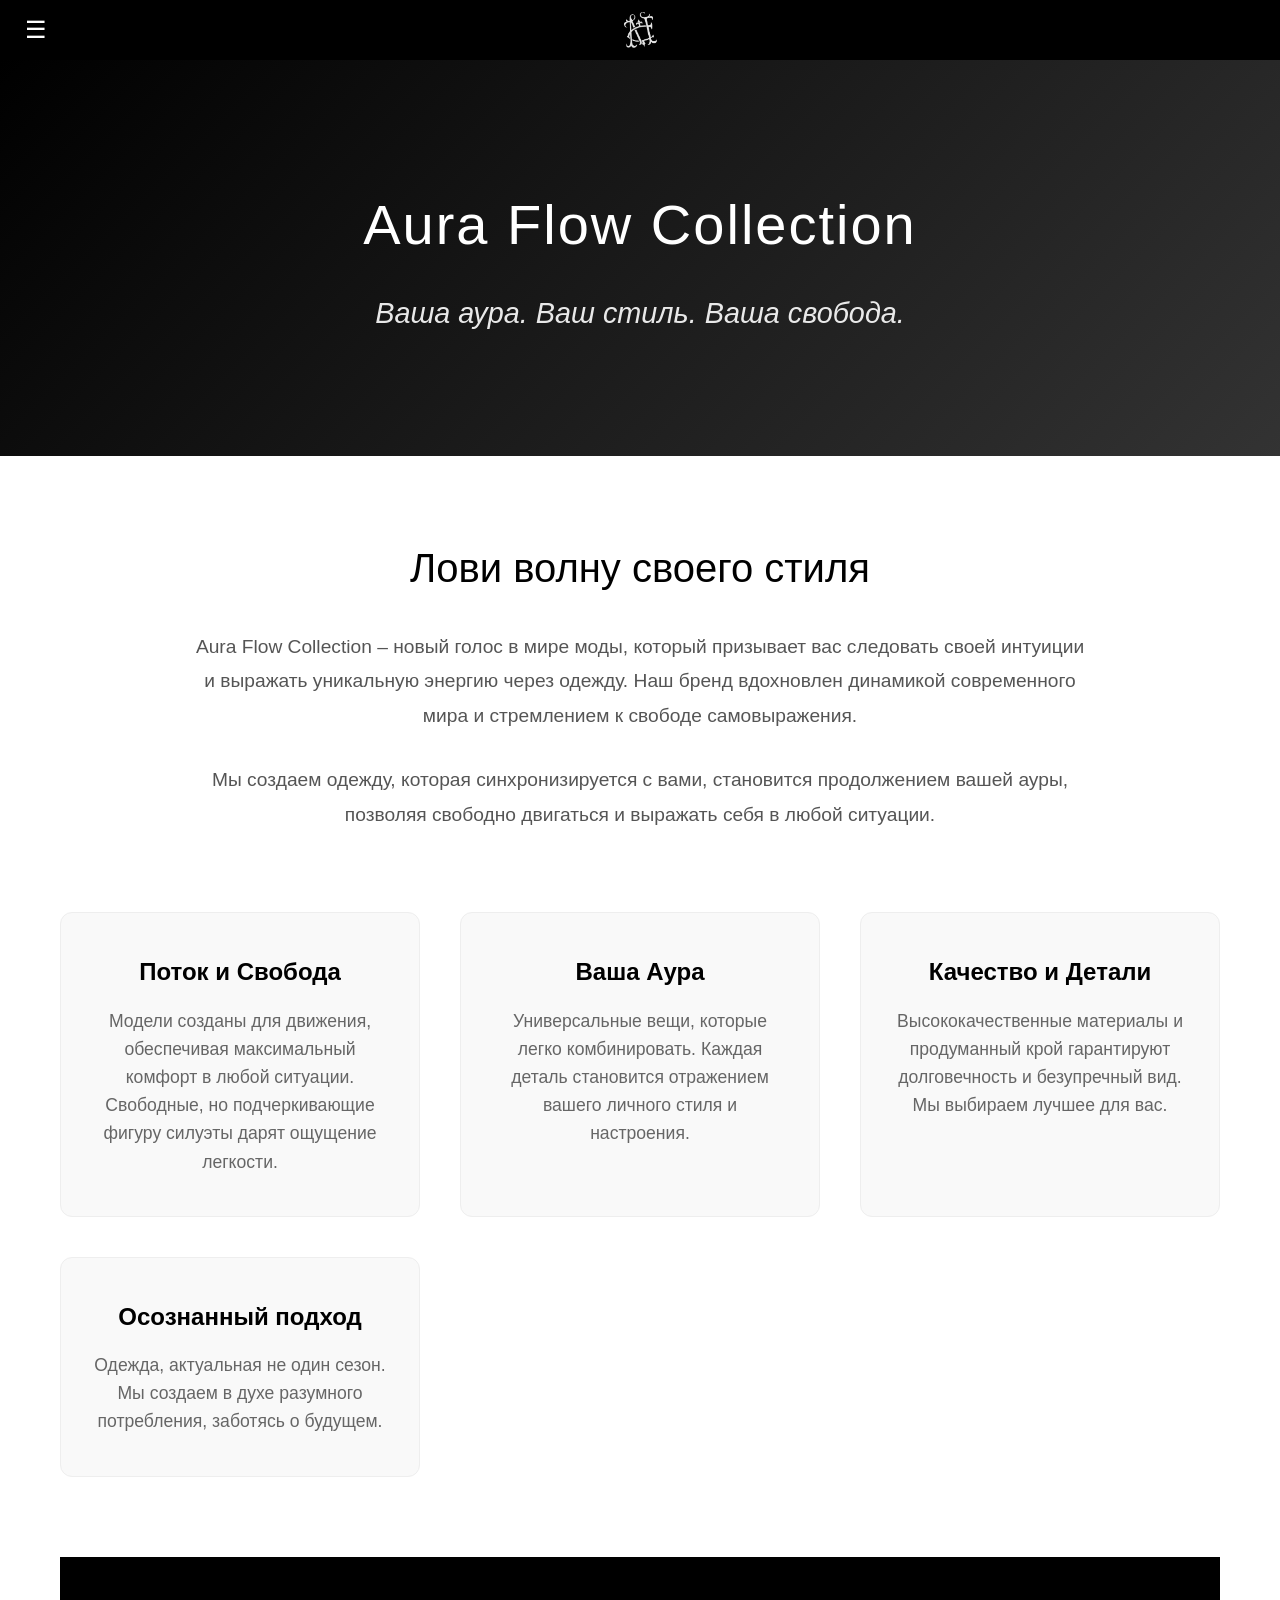
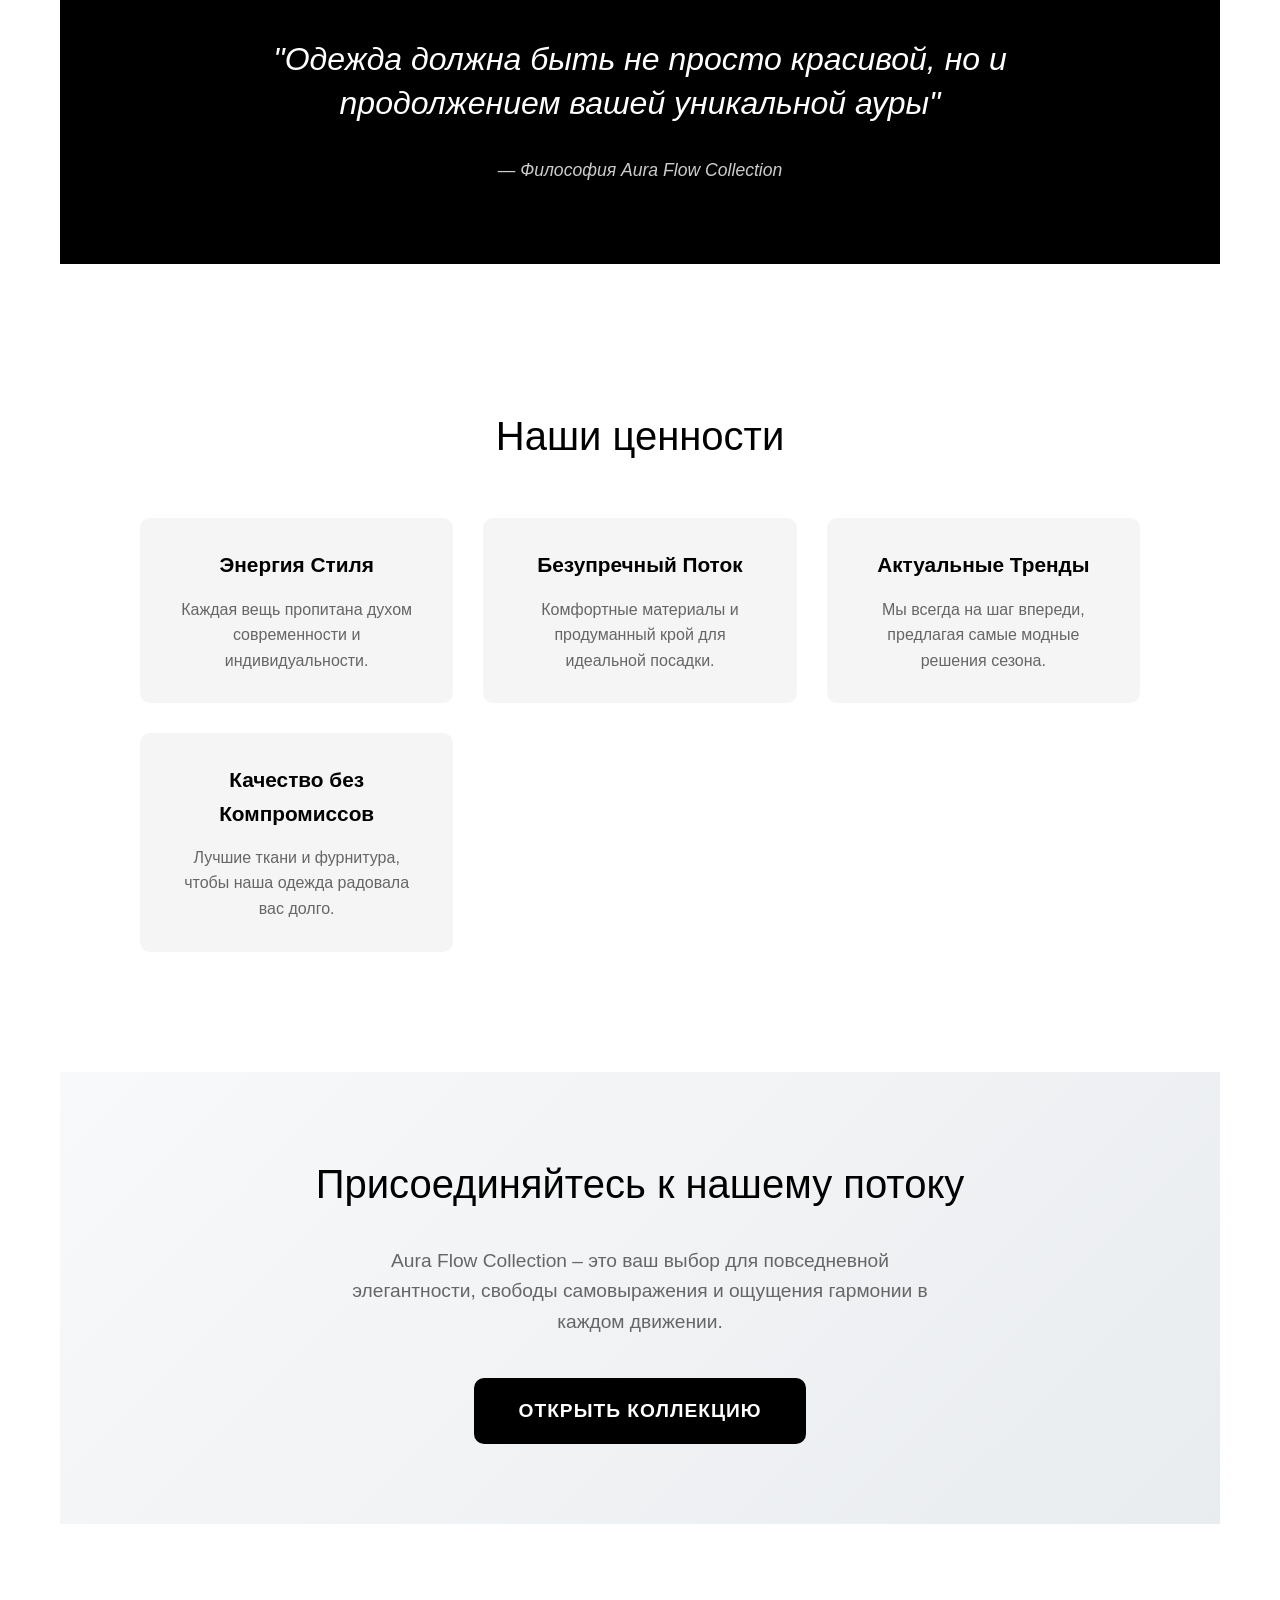
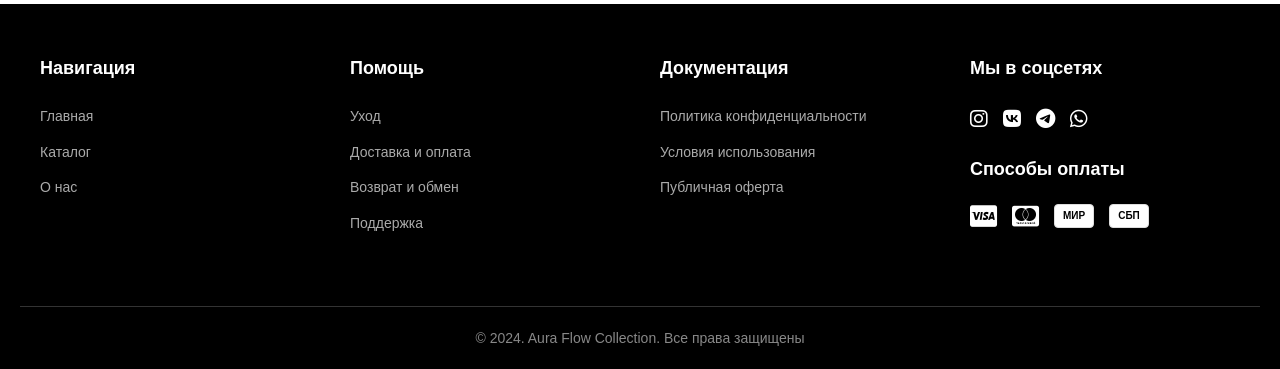
<file: about.html>
<!DOCTYPE html>
<html lang="ru">
<head>
    <meta charset="UTF-8">
    <meta name="viewport" content="width=device-width, initial-scale=1.0">
    <title>О нас - Aura Flow Collection</title>
    <link rel="stylesheet" href="https://cdnjs.cloudflare.com/ajax/libs/font-awesome/6.4.0/css/all.min.css">
    <style>
        * {
            margin: 0;
            padding: 0;
            box-sizing: border-box;
        }

        body {
            font-family: 'Helvetica Neue', Helvetica, Arial, sans-serif;
            background-color: #fff;
            color: #333;
            line-height: 1.6;
        }

        /* Черная полоска сверху */
        .black-bar {
            height: 60px;
            background-color: #000;
            width: 100%;
            display: flex;
            align-items: center;
            justify-content: center;
            position: fixed;
            top: 0;
            z-index: 1002;
        }

        .logo-link {
            display: flex;
            align-items: center;
            justify-content: center;
            height: 100%;
        }

        .logo-link img {
            height: 40px;
            max-height: 70%;
        }

        /* Меню */
        .menu-container {
            position: absolute;
            left: 20px;
            top: 50%;
            transform: translateY(-50%);
            z-index: 1000;
        }

        #menu-button {
            background: none;
            border: none;
            color: #fff;
            cursor: pointer;
            font-size: 24px;
            padding: 5px;
        }

        /* Выдвигающееся меню */
        #menu {
            position: fixed;
            top: 0;
            left: -33.33vw;
            width: 33.33vw;
            height: 100vh;
            background: rgba(0, 0, 0, 0.98);
            color: white;
            transition: left 0.3s ease;
            z-index: 1003;
            overflow-y: auto;
            padding: 20px;
            box-sizing: border-box;
            backdrop-filter: blur(5px);
        }

        #menu.active {
            left: 0;
        }

        #close-menu {
            background: #000;
            border: none;
            color: #fff;
            font-size: 20px;
            position: absolute;
            top: 10px;
            right: 10px;
            cursor: pointer;
            width: 30px;
            height: 30px;
            border-radius: 50%;
            display: flex;
            align-items: center;
            justify-content: center;
        }

        .menu-title {
            font-size: 24px;
            color: white;
            text-align: center;
            margin-bottom: 30px;
            padding-top: 20px;
            font-weight: 300;
        }

        #menu ul {
            list-style: none;
            margin: 0;
            padding: 0;
        }

        #menu li {
            margin-bottom: 15px;
        }

        #menu a {
            text-decoration: none;
            color: white;
            display: block;
            padding: 8px 0;
            font-size: 16px;
            transition: color 0.3s ease;
        }

        #menu a:hover {
            color: #ccc;
        }

        /* Основной контент */
        .about-hero {
            background: linear-gradient(135deg, #000000 0%, #1a1a1a 50%, #333333 100%);
            color: white;
            padding: 120px 20px 80px;
            text-align: center;
            margin-top: 60px;
        }

        .about-hero h1 {
            font-size: 3.5rem;
            font-weight: 300;
            margin-bottom: 20px;
            letter-spacing: 2px;
        }

        .about-hero .slogan {
            font-size: 1.8rem;
            font-weight: 300;
            opacity: 0.9;
            margin-bottom: 40px;
            font-style: italic;
        }

        /* Секция о бренде */
        .about-content {
            max-width: 1200px;
            margin: 0 auto;
            padding: 80px 20px;
        }

        .brand-story {
            text-align: center;
            margin-bottom: 80px;
        }

        .brand-story h2 {
            font-size: 2.5rem;
            font-weight: 300;
            margin-bottom: 30px;
            color: #000;
        }

        .brand-story p {
            font-size: 1.2rem;
            line-height: 1.8;
            color: #555;
            max-width: 900px;
            margin: 0 auto 30px;
        }

        /* Особенности бренда */
        .features {
            display: grid;
            grid-template-columns: repeat(auto-fit, minmax(280px, 1fr));
            gap: 40px;
            margin: 60px 0;
        }

        .feature-card {
            background: #f9f9f9;
            padding: 40px 30px;
            border-radius: 12px;
            text-align: center;
            transition: all 0.3s ease;
            border: 1px solid #eee;
        }

        .feature-card:hover {
            transform: translateY(-10px);
            box-shadow: 0 15px 30px rgba(0,0,0,0.1);
            background: #fff;
        }

        .feature-icon {
            font-size: 3rem;
            margin-bottom: 25px;
            color: #000;
        }

        .feature-card h3 {
            font-size: 1.5rem;
            margin-bottom: 15px;
            color: #000;
            font-weight: 600;
        }

        .feature-card p {
            font-size: 1.1rem;
            color: #666;
            line-height: 1.6;
        }

        /* Цитата */
        .quote-section {
            background: #000;
            color: white;
            padding: 80px 20px;
            text-align: center;
            margin: 80px 0;
        }

        .quote-section blockquote {
            font-size: 2rem;
            font-weight: 300;
            max-width: 800px;
            margin: 0 auto;
            line-height: 1.4;
            font-style: italic;
        }

        .quote-section cite {
            display: block;
            margin-top: 30px;
            font-size: 1.1rem;
            opacity: 0.8;
        }

        /* Команда или ценности */
        .values-section {
            text-align: center;
            padding: 60px 20px;
        }

        .values-section h2 {
            font-size: 2.5rem;
            font-weight: 300;
            margin-bottom: 50px;
            color: #000;
        }

        .values-grid {
            display: grid;
            grid-template-columns: repeat(auto-fit, minmax(250px, 1fr));
            gap: 30px;
            max-width: 1000px;
            margin: 0 auto;
        }

        .value-item {
            padding: 30px;
            background: #f5f5f5;
            border-radius: 10px;
        }

        .value-item h4 {
            font-size: 1.3rem;
            margin-bottom: 15px;
            color: #000;
        }

        .value-item p {
            color: #666;
        }

        /* Призыв к действию */
        .cta-section {
            text-align: center;
            padding: 80px 20px;
            background: linear-gradient(135deg, #f8f9fa 0%, #e9ecef 100%);
            margin-top: 60px;
        }

        .cta-section h2 {
            font-size: 2.5rem;
            margin-bottom: 30px;
            font-weight: 300;
            color: #000;
        }

        .cta-section p {
            font-size: 1.2rem;
            color: #666;
            max-width: 600px;
            margin: 0 auto 40px;
        }

        .cta-button {
            display: inline-block;
            padding: 18px 45px;
            background: #000;
            color: white;
            text-decoration: none;
            border-radius: 10px;
            font-size: 1.2rem;
            font-weight: 600;
            transition: all 0.3s ease;
            text-transform: uppercase;
            letter-spacing: 1px;
        }

        .cta-button:hover {
            background: #222;
            transform: translateY(-3px);
            box-shadow: 0 10px 20px rgba(0,0,0,0.2);
        }

        /* Подвал */
   /* Подвал (как на index.html) */
.footer {
  background-color: #000;
  color: #fff;
  padding: 50px 20px 20px;
  margin-top: auto;
}

.footer-content {
  display: flex;
  flex-wrap: wrap;
  justify-content: space-between;
  max-width: 1200px;
  margin: 0 auto;
  gap: 40px;
}

.footer-section {
  flex: 1;
  min-width: 200px;
  margin-bottom: 30px;
}

.footer-section h3 {
  color: #fff;
  margin-bottom: 20px;
  font-size: 18px;
  font-weight: 600;
}

.footer-links {
  list-style: none;
  padding: 0;
  margin: 0;
}

.footer-links li {
  margin-bottom: 10px;
}

.footer-links a {
  color: #aaa;
  text-decoration: none;
  font-size: 14px;
  transition: color 0.3s ease;
}

.footer-links a:hover {
  color: #fff;
}

.social-icons, .payment-icons {
  display: flex;
  gap: 15px;
  margin-top: 10px;
  align-items: center;
}

.social-icons a {
  color: white;
  text-decoration: none;
  font-size: 20px;
  transition: transform 0.3s ease;
}

.social-icons a:hover {
  transform: translateY(-3px);
}

.payment-icons i {
  font-size: 24px;
  color: white;
}

/* Иконки платежных систем */
.payment-icon {
  width: 40px;
  height: 24px;
  display: flex;
  align-items: center;
  justify-content: center;
  font-family: Arial, sans-serif;
  font-weight: bold;
  font-size: 10px;
  border-radius: 4px;
}

.mir-icon {
  background-color: white;
  border: 1px solid #ddd;
  color: #000;
  padding: 2px 5px;
}

.sbp-icon {
  background-color: white;
  border: 1px solid #ddd;
  color: #000;
  padding: 2px 5px;
}

.copyright {
  text-align: center;
  width: 100%;
  margin-top: 30px;
  padding-top: 20px;
  border-top: 1px solid #333;
  color: #888;
  font-size: 14px;
}

        /* Адаптивность */
        @media (max-width: 768px) {
            .about-hero h1 {
                font-size: 2.5rem;
            }
            
            .about-hero .slogan {
                font-size: 1.4rem;
            }
            
            .brand-story h2,
            .values-section h2,
            .cta-section h2 {
                font-size: 2rem;
            }
            
            .feature-card {
                padding: 30px 20px;
            }
            
            .features {
                gap: 20px;
            }
            
            .quote-section blockquote {
                font-size: 1.5rem;
            }
            
            #menu {
                width: 80vw;
                left: -80vw;
            }
            
              .footer-content {
    flex-direction: column;
    gap: 30px;
  }
  
  .footer-section {
    text-align: center;
  }
  
  .social-icons, .payment-icons {
    justify-content: center;
  }
        }

        @media (max-width: 480px) {
            .about-hero {
                padding: 100px 15px 60px;
            }
            
            .about-hero h1 {
                font-size: 2rem;
            }
            
            .about-content {
                padding: 40px 15px;
            }
            
            .feature-card {
                padding: 25px 15px;
            }
            
            .cta-button {
                padding: 15px 30px;
                font-size: 1rem;
            }
        }
    </style>
</head>
<body>
    <!-- Черная полоска с меню -->
    <div class="black-bar">
        <div class="menu-container">
            <button id="menu-button">☰</button>
        </div>
        <a href="index.html" class="logo-link">
            <img src="white-logo.png" alt="Aura Flow Collection">
        </a>
    </div>

    <!-- Выдвигающееся меню -->
    <div id="menu">
        <button id="close-menu">✕</button>
        <h3 class="menu-title">Меню</h3>
        <ul>
            <li><a href="index.html">Главная</a></li>
            <li><a href="catalog.html">Каталог</a></li>
            <li><a href="about.html">О нас</a></li>
            <li><a href="cart.html">Корзина</a></li>
        </ul>
    </div>

    <!-- Герой-секция -->
    <section class="about-hero">
        <h1>Aura Flow Collection</h1>
        <p class="slogan">Ваша аура. Ваш стиль. Ваша свобода.</p>
    </section>

    <!-- Основной контент -->
    <section class="about-content">
        <!-- История бренда -->
        <div class="brand-story">
            <h2>Лови волну своего стиля</h2>
            <p>Aura Flow Collection – новый голос в мире моды, который призывает вас следовать своей интуиции и выражать уникальную энергию через одежду. Наш бренд вдохновлен динамикой современного мира и стремлением к свободе самовыражения.</p>
            <p>Мы создаем одежду, которая синхронизируется с вами, становится продолжением вашей ауры, позволяя свободно двигаться и выражать себя в любой ситуации.</p>
        </div>

        <!-- Особенности бренда -->
        <div class="features">
            <div class="feature-card">
               
                <h3>Поток и Свобода</h3>
                <p>Модели созданы для движения, обеспечивая максимальный комфорт в любой ситуации. Свободные, но подчеркивающие фигуру силуэты дарят ощущение легкости.</p>
            </div>
            
            <div class="feature-card">
                
                <h3>Ваша Аура</h3>
                <p>Универсальные вещи, которые легко комбинировать. Каждая деталь становится отражением вашего личного стиля и настроения.</p>
            </div>
            
            <div class="feature-card">
                
                <h3>Качество и Детали</h3>
                <p>Высококачественные материалы и продуманный крой гарантируют долговечность и безупречный вид. Мы выбираем лучшее для вас.</p>
            </div>
            
            <div class="feature-card">
                
                <h3>Осознанный подход</h3>
                <p>Одежда, актуальная не один сезон. Мы создаем в духе разумного потребления, заботясь о будущем.</p>
            </div>
        </div>

        <!-- Цитата -->
        <section class="quote-section">
            <blockquote>
                "Одежда должна быть не просто красивой, но и продолжением вашей уникальной ауры"
            </blockquote>
            <cite>— Философия Aura Flow Collection</cite>
        </section>

        <!-- Ценности -->
        <div class="values-section">
            <h2>Наши ценности</h2>
            <div class="values-grid">
                <div class="value-item">
                    <h4>Энергия Стиля</h4>
                    <p>Каждая вещь пропитана духом современности и индивидуальности.</p>
                </div>
                <div class="value-item">
                    <h4>Безупречный Поток</h4>
                    <p>Комфортные материалы и продуманный крой для идеальной посадки.</p>
                </div>
                <div class="value-item">
                    <h4>Актуальные Тренды</h4>
                    <p>Мы всегда на шаг впереди, предлагая самые модные решения сезона.</p>
                </div>
                <div class="value-item">
                    <h4>Качество без Компромиссов</h4>
                    <p>Лучшие ткани и фурнитура, чтобы наша одежда радовала вас долго.</p>
                </div>
            </div>
        </div>

        <!-- Призыв к действию -->
        <section class="cta-section">
            <h2>Присоединяйтесь к нашему потоку</h2>
            <p>Aura Flow Collection – это ваш выбор для повседневной элегантности, свободы самовыражения и ощущения гармонии в каждом движении.</p>
            <a href="index.html" class="cta-button">Открыть коллекцию</a>
        </section>
    </section>

    <!-- Подвал -->
   <!-- Подвал (как на index.html) -->
<footer class="footer">
  <div class="footer-content">
    <div class="footer-section">
      <h3>Навигация</h3>
      <ul class="footer-links">
        <li><a href="index.html">Главная</a></li>
        <li><a href="catalog.html">Каталог</a></li>
        <li><a href="about.html">О нас</a></li>
      </ul>
    </div>

    <div class="footer-section">
      <h3>Помощь</h3>
      <ul class="footer-links">
        <li><a href="#" class="doc-btn" data-doc="care.txt">Уход</a></li>
        <li><a href="#" class="doc-btn" data-doc="delivery.txt">Доставка и оплата</a></li>
        <li><a href="#" class="doc-btn" data-doc="return.txt">Возврат и обмен</a></li>
        <li><a href="#" class="doc-btn" data-doc="support.txt">Поддержка</a></li>
      </ul>
    </div>

    <div class="footer-section">
      <h3>Документация</h3>
      <ul class="footer-links">
        <li><a href="#" class="doc-btn" data-doc="privacy.txt">Политика конфиденциальности</a></li>
        <li><a href="#" class="doc-btn" data-doc="terms.txt">Условия использования</a></li>
        <li><a href="#" class="doc-btn" data-doc="offer.txt">Публичная оферта</a></li>
      </ul>
    </div>

    <div class="footer-section">
      <h3>Мы в соцсетях</h3>
      <div class="social-icons">
        <a href="https://instagram.com/ваш_instagram" target="_blank" title="Instagram">
          <i class="fab fa-instagram"></i>
        </a>
        <a href="https://vk.com/n1kpav" target="_blank" title="ВКонтакте">
          <i class="fab fa-vk"></i>
        </a>
        <a href="https://t.me/AFCoSup" target="_blank" title="Telegram">
          <i class="fab fa-telegram"></i>
        </a>
        <a href="https://wa.me/79379546766" target="_blank" title="WhatsApp">
          <i class="fab fa-whatsapp"></i>
        </a>
      </div>
      
      <h3 style="margin-top: 20px;">Способы оплаты</h3>
      <div class="payment-icons">
        <i class="fab fa-cc-visa" title="Visa"></i>
        <i class="fab fa-cc-mastercard" title="Mastercard"></i>
        <span class="payment-icon mir-icon" title="Мир">МИР</span>
        <span class="payment-icon sbp-icon" title="СБП">СБП</span>
      </div>
    </div>
  </div>
  
  <div class="copyright">
    <p>&copy; 2024. Aura Flow Collection. Все права защищены</p>
  </div>
</footer>

    <!-- JavaScript для меню и документов -->
    <script>
        // Меню
        document.getElementById('menu-button').addEventListener('click', function() {
            document.getElementById('menu').classList.add('active');
        });

        document.getElementById('close-menu').addEventListener('click', function() {
            document.getElementById('menu').classList.remove('active');
        });

        // Логика для документов (такая же как на главной)
        function setupDocuments() {
            const docModal = document.createElement('div');
            docModal.id = 'docModal';
            docModal.style.cssText = 'display:none;position:fixed;z-index:10002;left:0;top:0;width:100%;height:100%;background:rgba(0,0,0,0.7);';
            docModal.innerHTML = `
                <div style="background:#fff;margin:5% auto;padding:25px;border-radius:12px;width:90%;max-width:700px;max-height:80vh;overflow:auto;position:relative;">
                    <span id="closeDocModal" style="position:absolute;top:10px;right:15px;font-size:28px;cursor:pointer;color:#666;">×</span>
                    <h2 id="docTitle" style="margin:0 0 15px 0;color:#2c3e50;">Документ</h2>
                    <div id="docContent" style="font-size:16px;line-height:1.5;color:#555;"></div>
                </div>
            `;
            document.body.appendChild(docModal);

            const docTitles = {
                'care.txt': 'Уход за одеждой',
                'delivery.txt': 'Доставка и оплата'
            };

            document.querySelectorAll('.doc-btn').forEach(btn => {
                btn.addEventListener('click', function(e) {
                    e.preventDefault();
                    const filename = this.getAttribute('data-doc');
                    const title = docTitles[filename] || 'Документ';
                    
                    const docModal = document.getElementById('docModal');
                    const docContent = document.getElementById('docContent');
                    const docTitle = document.getElementById('docTitle');
                    
                    docModal.style.display = 'block';
                    docTitle.textContent = title;
                    docContent.innerHTML = '<p>Загрузка документа...</p>';
                    
                    fetch('documents/' + filename)
                        .then(response => response.text())
                        .then(text => {
                            docContent.innerHTML = text.replace(/\n/g, '<br>');
                        })
                        .catch(() => {
                            docContent.innerHTML = '<p style="color:red;">Не удалось загрузить документ</p>';
                        });
                });
            });

            document.getElementById('closeDocModal').addEventListener('click', () => {
                document.getElementById('docModal').style.display = 'none';
            });

            window.addEventListener('click', (e) => {
                if (e.target === docModal) {
                    docModal.style.display = 'none';
                }
            });
        }

        // Инициализация при загрузке
        document.addEventListener('DOMContentLoaded', function() {
            setupDocuments();
            console.log('Aura Flow Collection - страница "О нас" загружена');
        });
    </script>
</body>
</html>
</file>
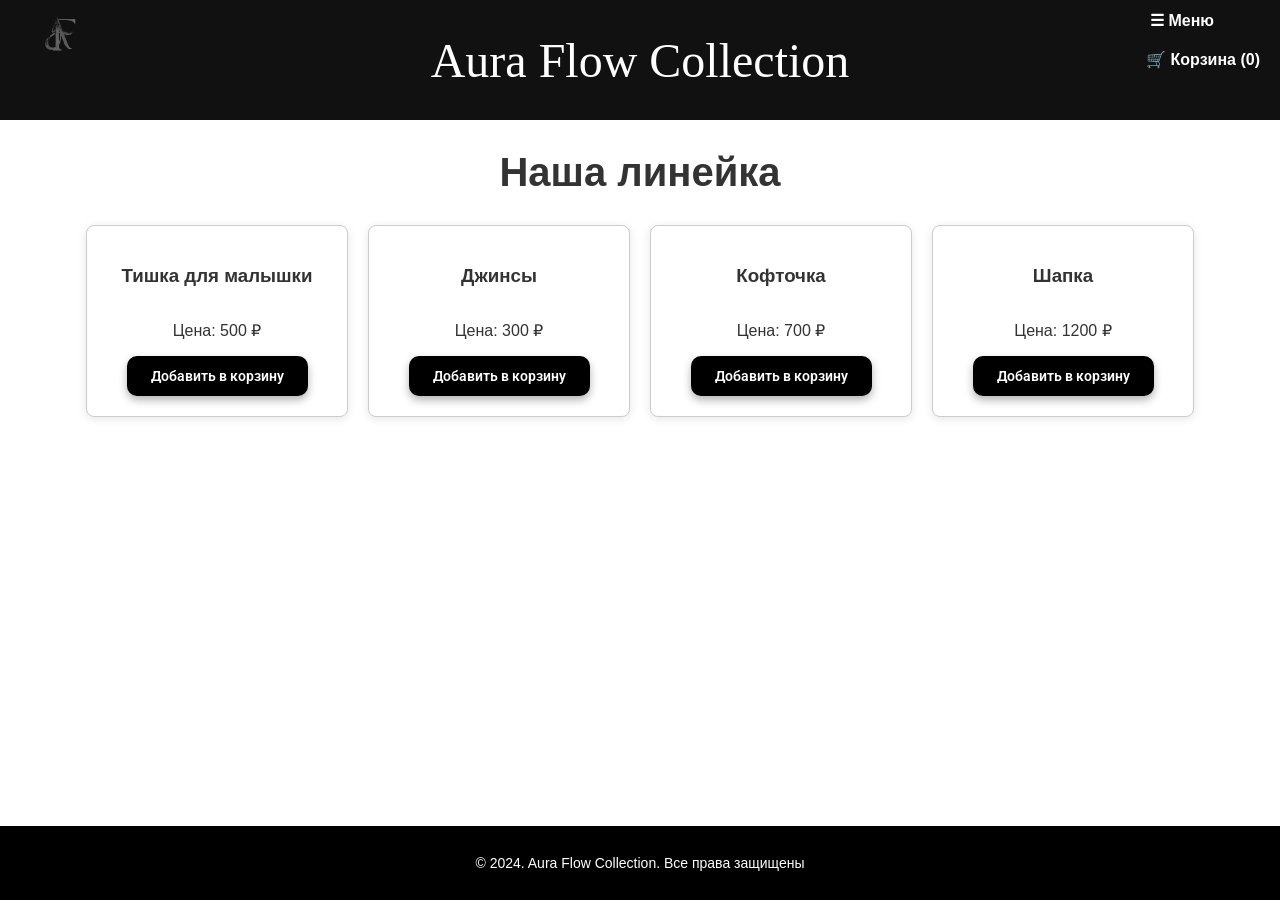
<file: category1.html>
<!DOCTYPE html>
<html lang="ru">
<head>
<meta charset="UTF-8" />
<meta name="viewport" content="width=device-width, initial-scale=1.0" />
<title>Aura Flow Collection</title>

<!-- Подключение шрифта Pacifico -->
<link href="https://fonts.googleapis.com/css2?family=Pacifico&display=swap" rel="stylesheet" />

<link href="https://fonts.googleapis.com/css2?family=Roboto&display=swap" rel="stylesheet" />
<link href="https://fonts.googleapis.com/css2?family=Montserrat&display=swap" rel="stylesheet" />

<style>
body {
  margin: 0;
  font-family: 'Helvetica Neue', Helvetica, Arial, sans-serif;
  background-color: #fff;
  color: #333;
}
.footer {
  background-color: #000;
  color: #fff;
  text-align: center;
  padding: 15px 0;
  font-size: 14px;
  position: fixed;
  bottom: 0;
  width: 100%;
  z-index: 999;
}


/* Стиль для всех кнопок */
.product button {
  padding: 12px 24px;
  background-color: #000; /* черный фон */
  color: #fff; /* белый текст */
  border: none;
  border-radius: 10px; /* скругление */
  font-family: 'Roboto', cursive; /* красивый шрифт */
  font-size: 14px;
  font-weight: 600;
  cursor: pointer;
  box-shadow: 0 4px 8px rgba(0, 0, 0, 0.3);
  transition: all 0.3s ease;
}
.product button:hover {
  background-color: #222;
  box-shadow: 0 6px 12px rgba(0, 0, 0, 0.4);
  transform: translateY(-2px);
}
/* Обертка шапки */
.header {
  position: relative;
  display: flex;
  align-items: flex-start;
  padding: 10px 20px;
  background-color: #111;
  height: 100px; /* или нужная высота */
}

/* Логотип слева сверху */
.header-left {
  display: flex;
  align-items: flex-start;
}

/* Центр: название по горизонтали и вертикали относительно всей шапки */
.header-center {
  position: absolute;
  top: 50%;
  left: 50%;
  transform: translate(-50%, -50%);
}

/* Название */
.header-title {
  font-family: 'colonna mt', cursive;
  font-size: 3vw; /* Размер шрифта — адаптивный */
  font-size: 48px; /* чтобы не стать слишком большим */
  color: #fff;
  margin: 0;
}


/* Справа — корзина */
#cart-link {
  position: absolute;
  top: 10px;
  right: 20px;
  color: #fff;
  font-size: 1em;
  text-decoration: none;
}

/* Логотип */
.logo img {
  height: 50px; /* по необходимости */
}

/* Группа справа - корзина */
#cart-link {
  color: #fff;
  text-decoration: none;
  font-weight: 600;
  font-size: 1em;
  display: flex;
  align-items: center;
}

/* Остальные стили остаются без изменений */
h1 {
  text-align: center;
  font-size: 2.5em;
  margin: 30px 0;
}

.products {
  display: flex;
  flex-wrap: wrap;
  gap: 20px;
  margin: 30px auto;
  max-width: 1200px;
  padding: 0 20px;
  justify-content: center;
}

.product {
  background-color: #fff;
  border: 1px solid #ccc;
  border-radius: 8px;
  padding: 20px;
  width: 220px;
  box-shadow: 0 2px 10px rgba(0,0,0,0.1);
  display: flex;
  flex-direction: column;
  align-items: center;
  transition: box-shadow 0.3s;
}
.product:hover {
  box-shadow: 0 4px 15px rgba(0,0,0,0.2);
}
@media (max-width: 768px) {
  /* Меньший шрифт для заголовка */
  .header-title {
    font-size: 5vw;  
  }
  /* Корзина и меню */
  #cart-link {
    font-size: 4vw;
  }
  /* Заголовок */
  h1 {
    font-size: 6vw;
  }
  /* Кнопки */
  .product button {
    font-size: 4vw; /* подстроится */
  }
}
</style>
<link rel="icon" href="ДОРАБОТКА.png" sizes="512x512" type="image/png">
</head>
<body>

<!-- Шапка -->

<div class="header">
  <div class="header-left">
    <div class="logo">
      <img src="Aura 3.PNG" alt="Логотип" />
    </div>
  </div>
  <div class="header-center">
    <div class="header-title">Aura Flow Collection</div>
  </div>
  
  <!-- Меню-иконка -->
<div class="menu-container" style="position: absolute; top: 10px; right: 60px;">
 <button id="menu-button" style="background: none; border: none; color: white; cursor: pointer; font-size: 16px; font-weight: bold; font-family: 'Arial', 'Helvetica Neue', Helvetica, sans-serif;">☰ Меню</button>
  <div id="menu" class="menu" style="display: none; position: absolute; right: 0; top: 30px; background: #fff; border: 1px solid #ccc; border-radius: 5px; min-width: 200px; z-index: 999;">
    <ul style="list-style: none; margin: 0; padding: 10px; background-color: black; color: white;">
      <li><a href="index.html" style="text-decoration: none; display: block; padding: 8px; color: white;">Главная</a></li>
      
      <li>
        <div class="categories-toggle" style="cursor: pointer; padding: 8px; color: white;">Категории ▸</div>
        <ul class="subcategories" style="list-style: none; margin: 0; padding-left: 15px; display: none; background-color: black; color: white;">
          <!-- Здесь добавьте ваши категории -->
          <li><a href="category1.html" style="text-decoration: none; display: block; padding: 8px; color: white;">Штаны</a></li>
          <li><a href="category2.html" style="text-decoration: none; display: block; padding: 8px; color: white;">Кофточки</a></li>
        </ul>
      </li>
      <li><a href="about.html" style="text-decoration: none; display: block; padding: 8px; color: white;">О нас</a></li>
    </ul>
  </div>
</div>
  
  <a href="cart.html" id="cart-link" style="position: absolute; top: 50px; right: 20px;">🛒 Корзина (<span id="cart-count">0</span>)</a>
  
</div>

<h1>Наша линейка</h1>

<div class="products" id="products-container">
  <!-- Товары будут добавлены программно -->
</div>
<script>
  // Обработка открытия/закрытия меню
const menuBtn = document.getElementById('menu-button');
const menu = document.getElementById('menu');

menuBtn.addEventListener('click', () => {
  if (menu.style.display === 'none') {
    menu.style.display = 'block';
  } else {
    menu.style.display = 'none';
  }
});

// Закрывать меню при клике вне
document.addEventListener('click', (e) => {
  if (!menu.contains(e.target) && e.target !== menuBtn) {
    menu.style.display = 'none';
  }
});

// Обработка раскрытия категорий
const categoriesToggle = document.querySelector('.categories-toggle');
const subcategories = document.querySelector('.subcategories');

categoriesToggle.addEventListener('click', () => {
  if (subcategories.style.display === 'none') {
    subcategories.style.display = 'block';
    categoriesToggle.textContent = "Категории ▾";
  } else {
    subcategories.style.display = 'none';
    categoriesToggle.textContent = "Категории ▸";
  }
});
</script>


<script>
// Массив товаров
const products = [
  { name: 'Тишка для малышки', price: 500, image: '' },
  { name: 'Джинсы', price: 300, image: '' },
  { name: 'Кофточка', price: 700, image: '' },
  { name: 'Шапка', price: 1200, image: '' },
 
];

// функция отображения товаров
function renderProducts() {
  const container = document.getElementById('products-container');
  container.innerHTML = ''; // добавить очистку перед рендером
  products.forEach((prod, index) => {
    const div = document.createElement('div');
    div.className = 'product';
    div.innerHTML = `
     <h3>${prod.name}</h3>
      <p>Цена: ${prod.price} ₽</p>
      <button data-index="${index}">Добавить в корзину</button>
    `;
    container.appendChild(div);
  });
}

// Обновление счетчика корзины
function updateCartCount() {
  const cart = JSON.parse(localStorage.getItem('cart')) || [];
  document.getElementById('cart-count').textContent = cart.reduce((sum, item) => sum + item.count, 0);
}

// Обработчики добавления в корзину
function setupAddButtons() {
  document.querySelectorAll('button[data-index]').forEach(btn => {
    btn.addEventListener('click', () => {
      const index = parseInt(btn.getAttribute('data-index'));
      const product = products[index];
      let cart = JSON.parse(localStorage.getItem('cart')) || [];
      const existing = cart.find(item => item.name === product.name);
      if (existing) {
        existing.count++;
      } else {
        cart.push({ name: product.name, price: product.price, count: 1 });
      }
      localStorage.setItem('cart', JSON.stringify(cart));
      updateCartCount();
    });
  });
}

// Инициализация страницы
renderProducts();
setupAddButtons();
updateCartCount();
</script>

<div class="footer">
  <p>&copy; 2024. Aura Flow Collection. Все права защищены</p>
</div>
<!-- Закрывающий тег body -->
</body>
</html>
</file>
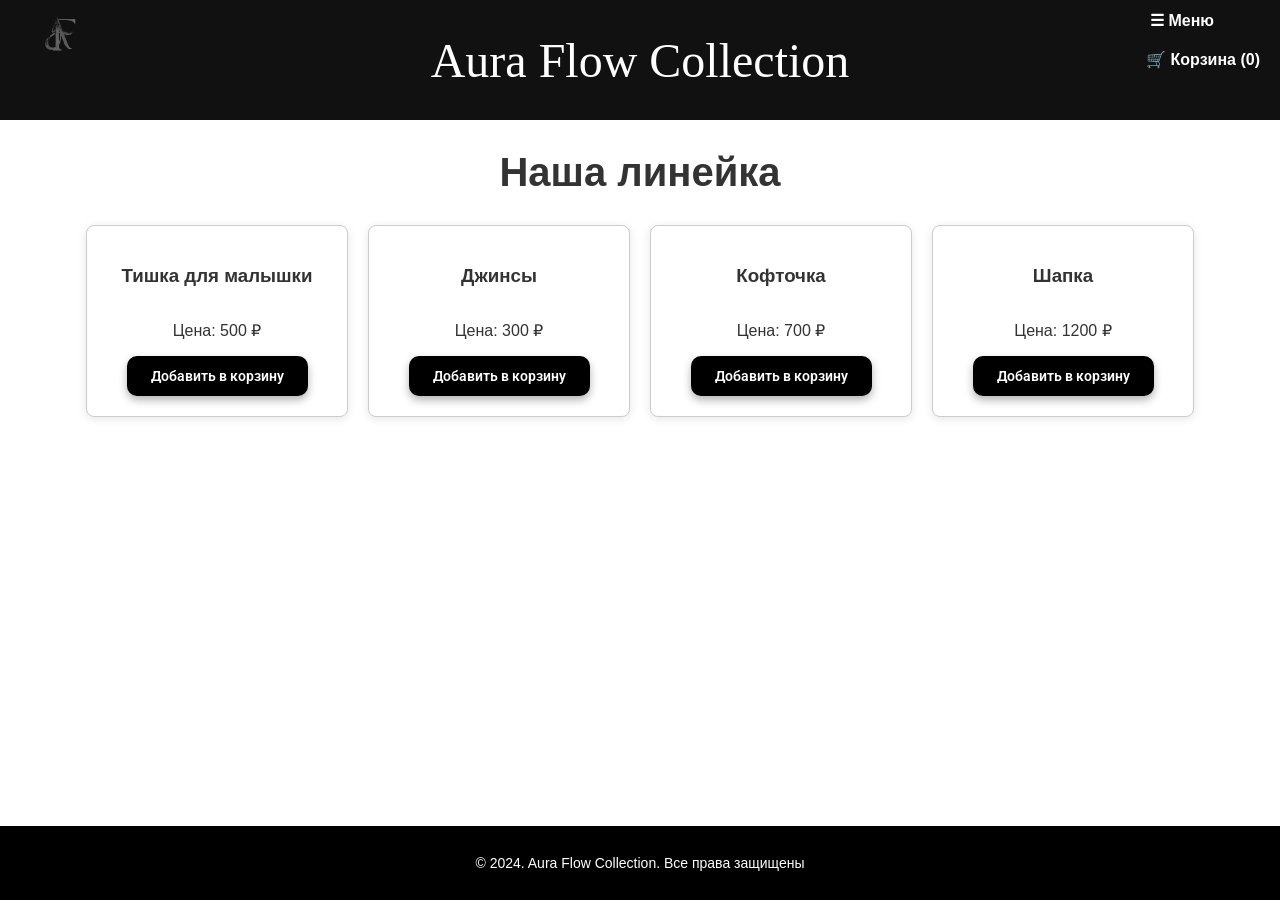
<file: category2.html>
<!DOCTYPE html>
<html lang="ru">
<head>
<meta charset="UTF-8" />
<meta name="viewport" content="width=device-width, initial-scale=1.0" />
<title>Aura Flow Collection</title>

<!-- Подключение шрифта Pacifico -->
<link href="https://fonts.googleapis.com/css2?family=Pacifico&display=swap" rel="stylesheet" />

<link href="https://fonts.googleapis.com/css2?family=Roboto&display=swap" rel="stylesheet" />
<link href="https://fonts.googleapis.com/css2?family=Montserrat&display=swap" rel="stylesheet" />

<style>
body {
  margin: 0;
  font-family: 'Helvetica Neue', Helvetica, Arial, sans-serif;
  background-color: #fff;
  color: #333;
}
.footer {
  background-color: #000;
  color: #fff;
  text-align: center;
  padding: 15px 0;
  font-size: 14px;
  position: fixed;
  bottom: 0;
  width: 100%;
  z-index: 999;
}


/* Стиль для всех кнопок */
.product button {
  padding: 12px 24px;
  background-color: #000; /* черный фон */
  color: #fff; /* белый текст */
  border: none;
  border-radius: 10px; /* скругление */
  font-family: 'Roboto', cursive; /* красивый шрифт */
  font-size: 14px;
  font-weight: 600;
  cursor: pointer;
  box-shadow: 0 4px 8px rgba(0, 0, 0, 0.3);
  transition: all 0.3s ease;
}
.product button:hover {
  background-color: #222;
  box-shadow: 0 6px 12px rgba(0, 0, 0, 0.4);
  transform: translateY(-2px);
}
/* Обертка шапки */
.header {
  position: relative;
  display: flex;
  align-items: flex-start;
  padding: 10px 20px;
  background-color: #111;
  height: 100px; /* или нужная высота */
}

/* Логотип слева сверху */
.header-left {
  display: flex;
  align-items: flex-start;
}

/* Центр: название по горизонтали и вертикали относительно всей шапки */
.header-center {
  position: absolute;
  top: 50%;
  left: 50%;
  transform: translate(-50%, -50%);
}

/* Название */
.header-title {
  font-family: 'colonna mt', cursive;
  font-size: 3vw; /* Размер шрифта — адаптивный */
  font-size: 48px; /* чтобы не стать слишком большим */
  color: #fff;
  margin: 0;
}

/* Справа — корзина */
#cart-link {
  position: absolute;
  top: 10px;
  right: 20px;
  color: #fff;
  font-size: 1em;
  text-decoration: none;
}

/* Логотип */
.logo img {
  height: 50px; /* по необходимости */
}

/* Группа справа - корзина */
#cart-link {
  color: #fff;
  text-decoration: none;
  font-weight: 600;
  font-size: 1em;
  display: flex;
  align-items: center;
}

/* Остальные стили остаются без изменений */
h1 {
  text-align: center;
  font-size: 2.5em;
  margin: 30px 0;
}

.products {
  display: flex;
  flex-wrap: wrap;
  gap: 20px;
  margin: 30px auto;
  max-width: 1200px;
  padding: 0 20px;
  justify-content: center;
}

.product {
  background-color: #fff;
  border: 1px solid #ccc;
  border-radius: 8px;
  padding: 20px;
  width: 220px;
  box-shadow: 0 2px 10px rgba(0,0,0,0.1);
  display: flex;
  flex-direction: column;
  align-items: center;
  transition: box-shadow 0.3s;
}
.product:hover {
  box-shadow: 0 4px 15px rgba(0,0,0,0.2);
}

@media (max-width: 768px) {
  /* Меньший шрифт для заголовка */
  .header-title {
    font-size: 5vw;  
  }
  /* Корзина и меню */
  #cart-link {
    font-size: 4vw;
  }
  /* Заголовок */
  h1 {
    font-size: 6vw;
  }
  /* Кнопки */
  .product button {
    font-size: 4vw; /* подстроится */
  }
}
</style>
<link rel="icon" href="ДОРАБОТКА.png" sizes="512x512" type="image/png">
</head>
<body>

<!-- Шапка -->

<div class="header">
  <div class="header-left">
    <div class="logo">
       <img src="Aura 3.PNG" alt="Логотип" />
    </div>
  </div>
  <div class="header-center">
    <div class="header-title">Aura Flow Collection</div>
  </div>
  
  <!-- Меню-иконка -->
<div class="menu-container" style="position: absolute; top: 10px; right: 60px;">
 <button id="menu-button" style="background: none; border: none; color: white; cursor: pointer; font-size: 16px; font-weight: bold; font-family: 'Arial', 'Helvetica Neue', Helvetica, sans-serif;">☰ Меню</button>
  <div id="menu" class="menu" style="display: none; position: absolute; right: 0; top: 30px; background: #fff; border: 1px solid #ccc; border-radius: 5px; min-width: 200px; z-index: 999;">
    <ul style="list-style: none; margin: 0; padding: 10px; background-color: black; color: white;">
      <li><a href="index.html" style="text-decoration: none; display: block; padding: 8px; color: white;">Главная</a></li>
      
      <li>
        <div class="categories-toggle" style="cursor: pointer; padding: 8px; color: white;">Категории ▸</div>
        <ul class="subcategories" style="list-style: none; margin: 0; padding-left: 15px; display: none; background-color: black; color: white;">
          <!-- Здесь добавьте ваши категории -->
          <li><a href="category1.html" style="text-decoration: none; display: block; padding: 8px; color: white;">Штаны</a></li>
          <li><a href="category2.html" style="text-decoration: none; display: block; padding: 8px; color: white;">Кофточки</a></li>
        </ul>
      </li>
      <li><a href="about.html" style="text-decoration: none; display: block; padding: 8px; color: white;">О нас</a></li>
    </ul>
  </div>
</div>
  
  <a href="cart.html" id="cart-link" style="position: absolute; top: 50px; right: 20px;">🛒 Корзина (<span id="cart-count">0</span>)</a>
  
</div>

<h1>Наша линейка</h1>

<div class="products" id="products-container">
  <!-- Товары будут добавлены программно -->
</div>
<script>
  // Обработка открытия/закрытия меню
const menuBtn = document.getElementById('menu-button');
const menu = document.getElementById('menu');

menuBtn.addEventListener('click', () => {
  if (menu.style.display === 'none') {
    menu.style.display = 'block';
  } else {
    menu.style.display = 'none';
  }
});

// Закрывать меню при клике вне
document.addEventListener('click', (e) => {
  if (!menu.contains(e.target) && e.target !== menuBtn) {
    menu.style.display = 'none';
  }
});

// Обработка раскрытия категорий
const categoriesToggle = document.querySelector('.categories-toggle');
const subcategories = document.querySelector('.subcategories');

categoriesToggle.addEventListener('click', () => {
  if (subcategories.style.display === 'none') {
    subcategories.style.display = 'block';
    categoriesToggle.textContent = "Категории ▾";
  } else {
    subcategories.style.display = 'none';
    categoriesToggle.textContent = "Категории ▸";
  }
});
</script>


<script>
// Массив товаров
const products = [
  { name: 'Тишка для малышки', price: 500, image: '' },
  { name: 'Джинсы', price: 300, image: '' },
  { name: 'Кофточка', price: 700, image: '' },
  { name: 'Шапка', price: 1200, image: '' },
 
];

// функция отображения товаров
function renderProducts() {
  const container = document.getElementById('products-container');
  container.innerHTML = ''; // добавить очистку перед рендером
  products.forEach((prod, index) => {
    const div = document.createElement('div');
    div.className = 'product';
    div.innerHTML = `
     <h3>${prod.name}</h3>
      <p>Цена: ${prod.price} ₽</p>
      <button data-index="${index}">Добавить в корзину</button>
    `;
    container.appendChild(div);
  });
}

// Обновление счетчика корзины
function updateCartCount() {
  const cart = JSON.parse(localStorage.getItem('cart')) || [];
  document.getElementById('cart-count').textContent = cart.reduce((sum, item) => sum + item.count, 0);
}

// Обработчики добавления в корзину
function setupAddButtons() {
  document.querySelectorAll('button[data-index]').forEach(btn => {
    btn.addEventListener('click', () => {
      const index = parseInt(btn.getAttribute('data-index'));
      const product = products[index];
      let cart = JSON.parse(localStorage.getItem('cart')) || [];
      const existing = cart.find(item => item.name === product.name);
      if (existing) {
        existing.count++;
      } else {
        cart.push({ name: product.name, price: product.price, count: 1 });
      }
      localStorage.setItem('cart', JSON.stringify(cart));
      updateCartCount();
    });
  });
}

// Инициализация страницы
renderProducts();
setupAddButtons();
updateCartCount();
</script>

<div class="footer">
  <p>&copy; 2024. Aura Flow Collection. Все права защищены</p>
</div>
<!-- Закрывающий тег body -->
</body>
</html>
</file>
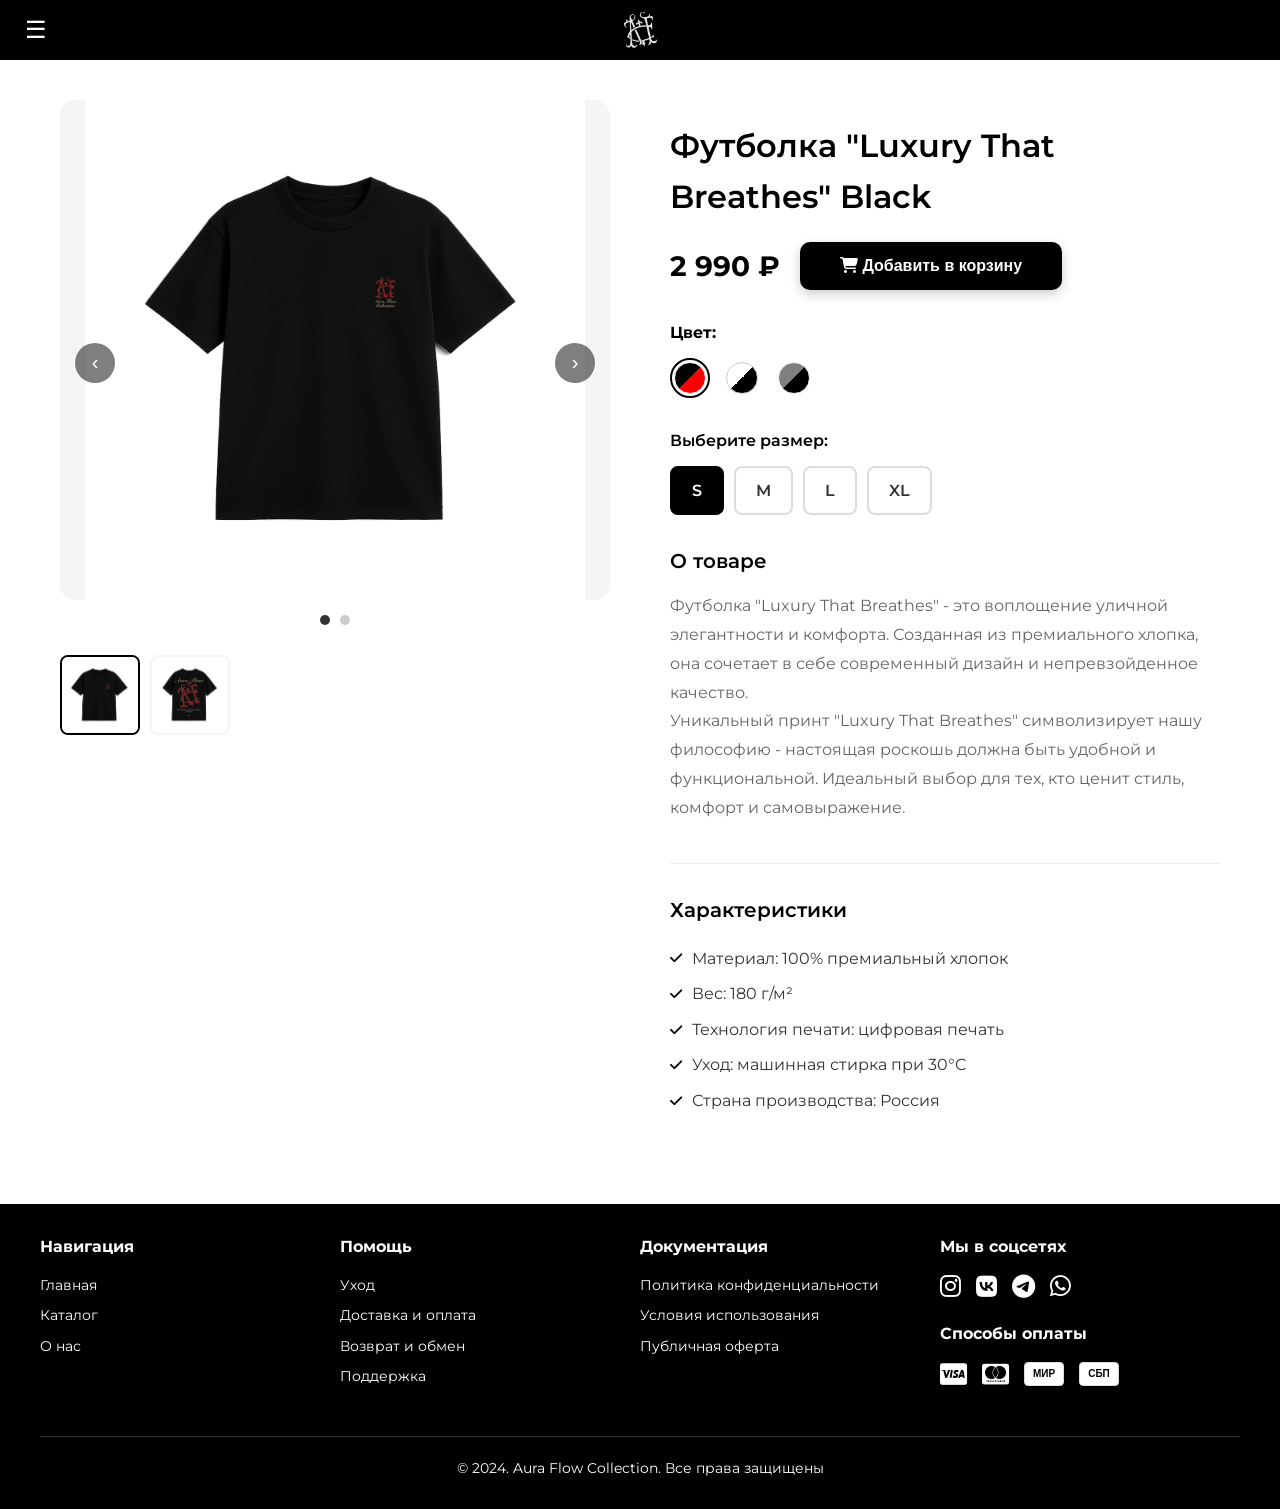
<file: t-shirt1.html>
<!DOCTYPE html>
<html lang="ru">
<head>
    <meta charset="UTF-8">
    <meta name="viewport" content="width=device-width, initial-scale=1.0">
    <title>Футболка "Luxury That Breathes" Black - Aura Flow Collection</title>
    <link href="https://fonts.googleapis.com/css2?family=Montserrat&display=swap" rel="stylesheet">
    <link rel="stylesheet" href="https://cdnjs.cloudflare.com/ajax/libs/font-awesome/6.4.0/css/all.min.css">
    <style>
        * {
            margin: 0;
            padding: 0;
            box-sizing: border-box;
        }

        body {
            font-family: 'Montserrat', sans-serif;
            background-color: #fff;
            color: #333;
            line-height: 1.6;
        }

        /* Черная полоска сверху с логотипом и меню */
        .black-bar {
            height: 60px;
            background-color: #000;
            width: 100%;
            display: flex;
            align-items: center;
            justify-content: center;
            position: fixed;
            top: 0;
            z-index: 1002;
        }

        .logo-link {
            display: flex;
            align-items: center;
            justify-content: center;
            height: 100%;
        }

        .logo-link img {
            height: 40px;
            max-height: 70%;
        }

        /* Меню в левом углу на уровне логотипа */
        .menu-container {
            position: absolute;
            left: 20px;
            top: 50%;
            transform: translateY(-50%);
            z-index: 1000;
        }

        #menu-button {
            background: none;
            border: none;
            color: #fff;
            cursor: pointer;
            font-size: 24px;
            padding: 5px;
        }

        /* Выдвигающееся меню */
        #menu {
            position: fixed;
            top: 0;
            left: -33.33vw;
            width: 33.33vw;
            height: 100vh;
            background: rgba(0, 0, 0, 0.98);
            color: white;
            transition: left 0.3s ease;
            z-index: 1003;
            overflow-y: auto;
            padding: 20px;
            box-sizing: border-box;
            backdrop-filter: blur(5px);
        }

        #menu.active {
            left: 0;
        }

        #close-menu {
            background: #000;
            border: none;
            color: #fff;
            font-size: 20px;
            position: absolute;
            top: 10px;
            right: 10px;
            cursor: pointer;
            width: 30px;
            height: 30px;
            border-radius: 50%;
            display: flex;
            align-items: center;
            justify-content: center;
        }

        .menu-title {
            font-family: 'Montserrat', sans-serif;
            font-size: 24px;
            color: white;
            text-align: center;
            margin-bottom: 30px;
            padding-top: 20px;
            font-weight: 300;
        }

        #menu ul {
            list-style: none;
            margin: 0;
            padding: 0;
        }

        #menu li {
            margin-bottom: 15px;
        }

        #menu a {
            text-decoration: none;
            color: white;
            display: block;
            padding: 8px 0;
            font-size: 16px;
            transition: color 0.3s ease;
        }

        #menu a:hover {
            color: #ccc;
        }

        /* Корзина справа выше центра */
        #cart-container {
            position: fixed;
            right: 20px;
            top: 80px;
            z-index: 9999;
            display: none;
        }

        #cart-button {
            background: #000;
            border: none;
            border-radius: 50%;
            width: 50px;
            height: 50px;
            color: white;
            cursor: pointer;
            font-size: 20px;
            display: flex;
            align-items: center;
            justify-content: center;
            box-shadow: 0 2px 10px rgba(0,0,0,0.3);
            position: relative;
        }

        #cart-count {
            position: absolute;
            top: -5px;
            right: -5px;
            background: red;
            color: white;
            border-radius: 50%;
            width: 20px;
            height: 20px;
            font-size: 12px;
            display: flex;
            align-items: center;
            justify-content: center;
        }

        /* Окно корзины */
        #cart-modal {
            display: none;
            position: fixed;
            top: 0;
            left: 0;
            width: 100%;
            height: 100%;
            background: rgba(0,0,0,0.8);
            z-index: 10000;
            align-items: center;
            justify-content: center;
        }

        #cart-content {
            background: white;
            padding: 30px;
            border-radius: 15px;
            width: 90%;
            max-width: 600px;
            max-height: 85vh;
            overflow-y: auto;
            position: relative;
            box-shadow: 0 20px 40px rgba(0,0,0,0.5);
        }

        #cart-items {
            margin-bottom: 25px;
            max-height: 300px;
            overflow-y: auto;
            padding-right: 10px;
        }

        .cart-item {
            display: flex;
            align-items: center;
            padding: 15px;
            margin-bottom: 15px;
            background: #f9f9f9;
            border-radius: 10px;
            border: 1px solid #eee;
            gap: 15px;
        }

        .cart-item-image {
            width: 80px;
            height: 80px;
            object-fit: cover;
            border-radius: 8px;
            flex-shrink: 0;
        }

        .cart-item-details {
            flex: 1;
            display: flex;
            flex-direction: column;
            gap: 5px;
        }

        .cart-item-name {
            font-weight: 600;
            font-size: 16px;
            margin-bottom: 5px;
        }

        .cart-item-size, .cart-item-color {
            font-size: 14px;
            color: #666;
            margin-bottom: 3px;
        }

        .cart-item-price {
            font-weight: 600;
            color: #000;
            font-size: 16px;
        }

        .cart-item-controls {
            display: flex;
            flex-direction: column;
            gap: 10px;
            margin-top: 8px;
        }

        .quantity-controls {
            display: flex;
            align-items: center;
            gap: 10px;
            background: #fff;
            border: 1px solid #ddd;
            border-radius: 8px;
            padding: 5px 10px;
        }

        .quantity-btn {
            background: #000;
            color: white;
            border: none;
            border-radius: 5px;
            width: 25px;
            height: 25px;
            cursor: pointer;
            display: flex;
            align-items: center;
            justify-content: center;
            font-size: 14px;
        }

        .quantity {
            font-weight: 600;
            min-width: 30px;
            text-align: center;
        }

        .size-selector-cart {
            display: flex;
            flex-direction: column;
            gap: 5px;
        }

        .size-selector-cart label {
            font-size: 12px;
            font-weight: 600;
            color: #666;
        }

        .size-buttons-cart {
            display: flex;
            gap: 5px;
            flex-wrap: wrap;
        }

        .size-btn-cart {
            padding: 5px 10px;
            border: 1px solid #ddd;
            background: white;
            border-radius: 5px;
            cursor: pointer;
            font-size: 11px;
            transition: all 0.3s ease;
        }

        .size-btn-cart:hover {
            border-color: #999;
        }

        .size-btn-cart.selected {
            background: #000;
            color: white;
            border-color: #000;
        }

        .remove-btn {
            background: #ff4444;
            color: white;
            border: none;
            border-radius: 5px;
            padding: 8px 12px;
            cursor: pointer;
            font-size: 12px;
            transition: background 0.3s ease;
            margin-top: 5px;
        }

        .remove-btn:hover {
            background: #cc0000;
        }

        #cart-form {
            background: #f9f9f9;
            padding: 20px;
            border-radius: 10px;
            margin-top: 20px;
        }

        #cart-form input, #cart-form select {
            width: 100%;
            padding: 12px;
            margin-bottom: 15px;
            border: 1px solid #ddd;
            border-radius: 8px;
            box-sizing: border-box;
            font-size: 14px;
        }

        #cart-total {
            font-weight: bold;
            font-size: 20px;
            margin: 20px 0;
            text-align: center;
            padding: 15px;
            background: #000;
            color: white;
            border-radius: 10px;
        }

        #checkout-btn {
            width: 100%;
            padding: 15px;
            background: #000;
            color: white;
            border: none;
            border-radius: 10px;
            cursor: pointer;
            font-size: 16px;
            font-weight: 600;
            transition: background 0.3s ease;
        }

        #checkout-btn:hover {
            background: #333;
        }

        #close-cart {
            background: none;
            border: none;
            font-size: 24px;
            position: absolute;
            top: 15px;
            right: 20px;
            cursor: pointer;
            color: #666;
            transition: color 0.3s ease;
            z-index: 10001;
        }

        #close-cart:hover {
            color: #000;
        }

        /* Основной контент страницы товара */
        .product-page {
            max-width: 1200px;
            margin: 100px auto 60px;
            padding: 0 20px;
        }

        .product-container {
            display: grid;
            grid-template-columns: 1fr 1fr;
            gap: 60px;
            align-items: start;
        }

        /* Галерея изображений - ОБНОВЛЕННАЯ для слайдера */
        .product-gallery {
            position: sticky;
            top: 100px;
        }

        .slider-container {
            position: relative;
            width: 100%;
            margin-bottom: 20px;
        }

        .main-image-container {
            width: 100%;
            height: 500px;
            overflow: hidden;
            border-radius: 15px;
            background: #f5f5f5;
            display: flex;
            align-items: center;
            justify-content: center;
            position: relative;
        }

        /* Стрелочки слайдера */
        .slider-arrow {
            position: absolute;
            top: 50%;
            transform: translateY(-50%);
            background: rgba(0, 0, 0, 0.5);
            color: white;
            border: none;
            width: 40px;
            height: 40px;
            border-radius: 50%;
            cursor: pointer;
            font-size: 20px;
            z-index: 2;
            transition: all 0.3s ease;
        }

        .slider-arrow:hover {
            background: rgba(0, 0, 0, 0.8);
            transform: translateY(-50%) scale(1.1);
        }

        .prev-arrow {
            left: 15px;
        }

        .next-arrow {
            right: 15px;
        }

        .slider-img {
            max-width: 100%;
            max-height: 100%;
            object-fit: contain;
            display: none;
        }

        .slider-img.active {
            display: block;
        }

        .slider-dots {
            display: flex;
            justify-content: center;
            gap: 10px;
            margin-top: 15px;
        }

        .dot {
            width: 10px;
            height: 10px;
            border-radius: 50%;
            background: #ccc;
            cursor: pointer;
            transition: background 0.3s ease;
        }

        .dot.active {
            background: #333;
        }

        .thumbnail-container {
            display: flex;
            gap: 10px;
            overflow-x: auto;
            padding: 10px 0;
        }

        .thumbnail {
            width: 80px;
            height: 80px;
            border-radius: 8px;
            overflow: hidden;
            cursor: pointer;
            border: 2px solid transparent;
            transition: all 0.3s ease;
            flex-shrink: 0;
            background: #f5f5f5;
            display: flex;
            align-items: center;
            justify-content: center;
        }

        .thumbnail:hover {
            border-color: #999;
        }

        .thumbnail.active {
            border-color: #000;
        }

        .thumbnail img {
            width: 100%;
            height: 100%;
            object-fit: contain;
        }

        /* Информация о товаре */
        .product-info {
            padding-top: 20px;
        }

        .product-title {
            font-size: 32px;
            font-weight: 600;
            margin-bottom: 10px;
            color: #000;
        }

        /* Цена и кнопка добавления в корзину - ПЕРЕМЕЩЕНЫ ПОД НАЗВАНИЕ */
        .product-price-section {
            margin: 20px 0 30px;
            display: flex;
            align-items: center;
            gap: 20px;
            flex-wrap: wrap;
        }

        .product-price {
            font-size: 28px;
            font-weight: 700;
            color: #000;
        }

        .add-to-cart-btn {
            padding: 15px 40px;
            background: #000;
            color: white;
            border: none;
            border-radius: 10px;
            cursor: pointer;
            font-size: 16px;
            font-weight: 600;
            transition: all 0.3s ease;
            box-shadow: 0 4px 12px rgba(0,0,0,0.2);
        }

        .add-to-cart-btn:hover {
            background: #333;
            transform: translateY(-2px);
            box-shadow: 0 6px 16px rgba(0,0,0,0.3);
        }

        .product-description {
            margin-bottom: 40px;
        }

        .description-title {
            font-size: 20px;
            font-weight: 600;
            margin-bottom: 15px;
            color: #000;
        }

        .description-text {
            color: #666;
            line-height: 1.8;
            font-size: 16px;
        }

        /* Выбор цвета - ОБНОВЛЕННЫЙ */
        .color-selection {
            margin-bottom: 30px;
        }

        .color-selection p {
            font-size: 16px;
            font-weight: 600;
            margin-bottom: 12px;
            color: #000;
        }

        .color-options {
            display: flex;
            gap: 12px;
        }

        .color-btn {
            width: 40px;
            height: 40px;
            border-radius: 50%;
            cursor: pointer;
            border: 2px solid transparent;
            transition: all 0.3s ease;
            position: relative;
            display: flex;
            align-items: center;
            justify-content: center;
            background: #fff;
        }

        .color-btn:hover {
            border-color: #999;
        }

        .color-btn.selected {
            border-color: #000;
        }

        .color-btn-inner {
            width: 32px;
            height: 32px;
            border-radius: 50%;
            border: 1px solid #eee;
        }

        .color-black .color-btn-inner {
            background: linear-gradient(135deg, #000 50%, #ff0000 50%);
        }

        .color-white .color-btn-inner {
            background: linear-gradient(135deg, #fff 50%, #000 50%);
            border-color: #ccc;
        }

        .color-gray .color-btn-inner {
            background: linear-gradient(135deg, #808080 50%, #000 50%);
        }

        /* Выбор размера */
        .size-selector {
            margin-bottom: 30px;
        }

        .size-title {
            font-size: 16px;
            font-weight: 600;
            margin-bottom: 12px;
            color: #000;
        }

        .size-options {
            display: flex;
            gap: 10px;
        }

        .size-option {
            padding: 10px 20px;
            border: 2px solid #ddd;
            border-radius: 8px;
            cursor: pointer;
            font-weight: 600;
            transition: all 0.3s ease;
            background: white;
        }

        .size-option:hover {
            border-color: #999;
        }

        .size-option.selected {
            background: #000;
            color: white;
            border-color: #000;
        }

        /* Характеристики */
        .product-specs {
            margin-top: 40px;
            padding-top: 30px;
            border-top: 1px solid #eee;
        }

        .specs-title {
            font-size: 20px;
            font-weight: 600;
            margin-bottom: 20px;
            color: #000;
        }

        .specs-list {
            list-style: none;
        }

        .specs-list li {
            margin-bottom: 10px;
            display: flex;
            align-items: center;
            gap: 10px;
        }

        .specs-list li i {
            color: #000;
            font-size: 14px;
        }

        /* Футер */
        .footer {
            background-color: #000;
            color: #fff;
            padding: 30px 20px;
            font-size: 14px;
            margin-top: 80px;
        }

        .footer-content {
            display: flex;
            flex-wrap: wrap;
            justify-content: space-between;
            max-width: 1200px;
            margin: 0 auto;
        }

        .footer-section {
            flex: 1;
            min-width: 200px;
            margin-bottom: 20px;
        }

        .footer-section h3 {
            margin-top: 0;
            margin-bottom: 15px;
            font-size: 16px;
        }

        .footer-links {
            list-style: none;
            padding: 0;
            margin: 0;
        }

        .footer-links li {
            margin-bottom: 8px;
        }

        .footer-links a {
            color: #fff;
            text-decoration: none;
        }

        .footer-links a:hover {
            text-decoration: underline;
        }

        .social-icons, .payment-icons {
            display: flex;
            gap: 15px;
            margin-top: 10px;
            align-items: center;
        }

        .social-icons i, .payment-icons i {
            font-size: 24px;
        }

        .social-icons a {
            color: white;
        }

        .payment-icon {
            width: 40px;
            height: 24px;
            background-size: contain;
            background-repeat: no-repeat;
            background-position: center;
            display: block;
        }

        .mir-icon {
            background-color: white;
            border: 1px solid #ddd;
            border-radius: 4px;
            display: flex;
            align-items: center;
            justify-content: center;
            font-family: Arial, sans-serif;
            font-weight: bold;
            font-size: 10px;
            color: #000;
            padding: 2px 5px;
        }

        .sbp-icon {
            background-color: white;
            border: 1px solid #ddd;
            border-radius: 4px;
            display: flex;
            align-items: center;
            justify-content: center;
            font-family: Arial, sans-serif;
            font-weight: bold;
            font-size: 10px;
            color: #000;
            padding: 2px 5px;
        }

        .copyright {
            text-align: center;
            width: 100%;
            margin-top: 20px;
            padding-top: 20px;
            border-top: 1px solid #333;
        }

        /* Адаптивность */
        @media (max-width: 768px) {
            .product-container {
                grid-template-columns: 1fr;
                gap: 40px;
            }

            .product-gallery {
                position: static;
            }

            .main-image-container {
                height: 400px;
            }

            .product-title {
                font-size: 28px;
            }

            .product-price {
                font-size: 24px;
            }

            #menu {
                width: 80vw;
                left: -80vw;
            }
        }

        @media (max-width: 480px) {
            .product-page {
                margin-top: 80px;
            }

            .main-image-container {
                height: 300px;
            }

            .product-price-section {
                flex-direction: column;
                align-items: flex-start;
                gap: 15px;
            }

            .add-to-cart-btn {
                width: 100%;
            }

            .color-btn {
                width: 36px;
                height: 36px;
            }

            .color-btn-inner {
                width: 28px;
                height: 28px;
            }
        }
    </style>
</head>
<body>

<!-- Черная полоска сверху с логотипом и меню -->
<div class="black-bar">
    <div class="menu-container">
        <button id="menu-button">☰</button>
    </div>
    
    <a href="index.html" class="logo-link">
        <img src="white-logo.png" alt="Логотип" />
    </a>
</div>

<!-- Основной контент -->
<div class="product-page">
    <div class="product-container">
        <!-- Галерея изображений - ОБНОВЛЕННАЯ -->
        <div class="product-gallery">
            <div class="slider-container">
                <div class="main-image-container" id="productImageSlider">
                    <!-- Изображения будут добавляться динамически -->
                    <img src="product1.jpg" alt="Футболка Luxury That Breathes Black" class="slider-img active">
                    <img src="product1-hover.jpg" alt="Футболка Luxury That Breathes Black" class="slider-img">
                </div>
                <button class="slider-arrow prev-arrow">‹</button>
                <button class="slider-arrow next-arrow">›</button>
                
                <div class="slider-dots" id="sliderDots">
                    <div class="dot active" data-index="0"></div>
                    <div class="dot" data-index="1"></div>
                </div>
            </div>
            
            <!-- Миниатюры (оставлены для обратной совместимости) -->
            <div class="thumbnail-container">
                <div class="thumbnail active" data-image="product1.jpg">
                    <img src="product1.jpg" alt="Вид 1">
                </div>
                <div class="thumbnail" data-image="product1-hover.jpg">
                    <img src="product1-hover.jpg" alt="Вид 2">
                </div>
            </div>
        </div>

        <!-- Информация о товаре -->
        <div class="product-info">
            <h1 class="product-title">Футболка "Luxury That Breathes" Black</h1>
            
            <!-- Цена и кнопка добавления в корзину -->
            <div class="product-price-section">
                <div class="product-price">2 990 ₽</div>
                <button class="add-to-cart-btn" id="add-to-cart">
                    <i class="fas fa-shopping-cart"></i> Добавить в корзину
                </button>
            </div>

            <!-- Выбор цвета - ОБНОВЛЕННЫЙ -->
            <div class="color-selection">
                <p><strong>Цвет:</strong></p>
                <div class="color-options">
                    <div class="color-btn color-black selected" 
                         data-color="black" 
                         data-slides='["product1.jpg", "product1-hover.jpg"]'
                         title="Черно-красный">
                        <div class="color-btn-inner"></div>
                    </div>
                    <div class="color-btn color-white" 
                         data-color="white" 
                         data-slides='["product2.jpg", "product2-hover.jpg"]'
                         title="Бело-черный">
                        <div class="color-btn-inner"></div>
                    </div>
                    <div class="color-btn color-gray" 
                         data-color="gray" 
                         data-slides='["product3.jpg", "product3-hover.jpg"]'
                         title="Черно-серый">
                        <div class="color-btn-inner"></div>
                    </div>
                </div>
            </div>

            <!-- Выбор размера -->
            <div class="size-selector">
                <div class="size-title">Выберите размер:</div>
                <div class="size-options">
                    <div class="size-option selected" data-size="S">S</div>
                    <div class="size-option" data-size="M">M</div>
                    <div class="size-option" data-size="L">L</div>
                    <div class="size-option" data-size="XL">XL</div>
                </div>
            </div>

            <!-- Описание товара -->
            <div class="product-description">
                <div class="description-title">О товаре</div>
                <div class="description-text">
                    <p>Футболка "Luxury That Breathes" - это воплощение уличной элегантности и комфорта. 
                    Созданная из премиального хлопка, она сочетает в себе современный дизайн и 
                    непревзойденное качество.</p>
                    <p>Уникальный принт "Luxury That Breathes" символизирует нашу философию - 
                    настоящая роскошь должна быть удобной и функциональной. Идеальный выбор для тех, 
                    кто ценит стиль, комфорт и самовыражение.</p>
                </div>
            </div>

            <!-- Характеристики - ВОТ ЭТОТ БЛОК МОЖЕТЕ ПЕРЕПИСАТЬ -->
            <div class="product-specs">
                <div class="specs-title">Характеристики</div>
                <ul class="specs-list">
                    <li><i class="fas fa-check"></i> Материал: 100% премиальный хлопок</li>
                    <li><i class="fas fa-check"></i> Вес: 180 г/м²</li>
                    <li><i class="fas fa-check"></i> Технология печати: цифровая печать</li>
                    <li><i class="fas fa-check"></i> Уход: машинная стирка при 30°C</li>
                    <li><i class="fas fa-check"></i> Страна производства: Россия</li>
                </ul>
            </div>
        </div>
    </div>
</div>

<!-- Выдвигающееся меню -->
<div id="menu">
    <button id="close-menu">✕</button>
    <div class="menu-title">Aura Flow Collection</div>
    <ul>
        <li><a href="index.html">Главная</a></li>
        <li><a href="catalog.html">Каталог</a></li>
        <li><a href="about.html">О нас</a></li>
    </ul>
</div>

<!-- Корзина справа выше центра -->
<div id="cart-container">
    <button id="cart-button">
        🛒
        <span id="cart-count">0</span>
    </button>
</div>

<!-- Модальное окно корзины -->
<div id="cart-modal">
    <div id="cart-content">
        <button id="close-cart">✕</button>
        <h2 style="text-align: center; margin-bottom: 20px;">Корзина</h2>
        <div id="cart-items">
            <!-- Товары в корзине -->
        </div>
        <form id="cart-form">
            <input type="text" placeholder="ФИО" required>
            <input type="text" placeholder="Город" required>
            <input type="text" placeholder="Адрес" required>
            <select id="delivery-method" required>
                <option value="">Выберите способ доставки</option>
                <option value="sdek">СДЭК - 700 ₽</option>
                <option value="post">Почта России - 500 ₽</option>
            </select>
            <div id="cart-total">Итого: 0 ₽</div>
            <button type="button" id="checkout-btn">Оформить заказ</button>
        </form>
    </div>
</div>

<!-- Футер -->
<div class="footer">
    <div class="footer-content">
        <div class="footer-section">
            <h3>Навигация</h3>
            <ul class="footer-links">
                <li><a href="index.html">Главная</a></li>
                <li><a href="catalog.html">Каталог</a></li>
                <li><a href="about.html">О нас</a></li>
            </ul>
        </div>
        
        <div class="footer-section">
            <h3>Помощь</h3>
            <ul class="footer-links">
                <li><a href="#">Уход</a></li>
                <li><a href="#">Доставка и оплата</a></li>
                <li><a href="#">Возврат и обмен</a></li>
                <li><a href="#">Поддержка</a></li>
            </ul>
        </div>
        
        <div class="footer-section">
            <h3>Документация</h3>
            <ul class="footer-links">
                <li><a href="#">Политика конфиденциальности</a></li>
                <li><a href="#">Условия использования</a></li>
                <li><a href="#">Публичная оферта</a></li>
            </ul>
        </div>
        
        <div class="footer-section">
            <h3>Мы в соцсетях</h3>
            <div class="social-icons">
                <a href="https://instagram.com/ваш_instagram" target="_blank"><i class="fab fa-instagram"></i></a>
                <a href="https://vk.com/n1kpav" target="_blank"><i class="fab fa-vk"></i></a>
                <a href="https://t.me/AFCoSup" target="_blank"><i class="fab fa-telegram"></i></a>
                <a href="https://wa.me/79379546766" target="_blank"><i class="fab fa-whatsapp"></i></a>
            </div>
            
            <h3 style="margin-top: 20px;">Способы оплаты</h3>
            <div class="payment-icons">
                <i class="fab fa-cc-visa"></i>
                <i class="fab fa-cc-mastercard"></i>
                <span class="payment-icon mir-icon">МИР</span>
                <span class="payment-icon sbp-icon">СБП</span>
            </div>
        </div>
        
        <div class="copyright">
            <p>&copy; 2024. Aura Flow Collection. Все права защищены</p>
        </div>
    </div>
</div>

<script>
// Данные товара
const productData = {
    name: 'Футболка "Luxury That Breathes"',
    price: 2990,
    sizes: ['S', 'M', 'L', 'XL'],
    colors: [
        { 
            id: 'black', 
            name: 'Черно-красный', 
            price: 2990,
            slides: ['product1.jpg', 'product1-hover.jpg']
        },
        { 
            id: 'white', 
            name: 'Бело-черный', 
            price: 2990,
            slides: ['product2.jpg', 'product2-hover.jpg']
        },
        { 
            id: 'gray', 
            name: 'Черно-серый', 
            price: 2990,
            slides: ['product3.jpg', 'product3-hover.jpg']
        }
    ]
};

// Слайдер и выбор цвета
document.addEventListener('DOMContentLoaded', function() {
    const colorButtons = document.querySelectorAll('.color-btn');
    const productImageSlider = document.getElementById('productImageSlider');
    const sliderDots = document.getElementById('sliderDots');
    const prevArrow = document.querySelector('.prev-arrow');
    const nextArrow = document.querySelector('.next-arrow');
    
    let currentSlideIndex = 0;
    let currentColor = 'black';
    let currentSlides = ['product1.jpg', 'product1-hover.jpg'];
    
    // Инициализация слайдера
    function initSlider() {
        const slides = currentSlides.map((slide, index) => ({
            src: slide,
            active: index === 0
        }));
        
        // Очищаем слайдер
        productImageSlider.innerHTML = '';
        sliderDots.innerHTML = '';
        
        // Создаем слайды
        slides.forEach((slide, index) => {
            const img = document.createElement('img');
            img.src = slide.src;
            img.alt = `Футболка ${currentColor}`;
            img.className = `slider-img ${slide.active ? 'active' : ''}`;
            productImageSlider.appendChild(img);
            
            // Создаем точки
            const dot = document.createElement('div');
            dot.className = `dot ${slide.active ? 'active' : ''}`;
            dot.dataset.index = index;
            dot.addEventListener('click', () => goToSlide(index));
            sliderDots.appendChild(dot);
        });
        
        currentSlideIndex = 0;
    }
    
    // Функция перехода к слайду
    function goToSlide(index) {
        const slides = productImageSlider.querySelectorAll('.slider-img');
        const dots = sliderDots.querySelectorAll('.dot');
        
        if (slides.length === 0) return;
        
        // Скрываем все слайды
        slides.forEach(slide => slide.classList.remove('active'));
        dots.forEach(dot => dot.classList.remove('active'));
        
        // Показываем выбранный слайд
        if (slides[index]) {
            slides[index].classList.add('active');
        }
        if (dots[index]) {
            dots[index].classList.add('active');
        }
        
        currentSlideIndex = index;
        
        // Обновляем миниатюры
        updateThumbnails();
    }
    
    // Обновление миниатюр
    function updateThumbnails() {
        const thumbnails = document.querySelectorAll('.thumbnail');
        const slides = productImageSlider.querySelectorAll('.slider-img');
        
        if (thumbnails.length > 0 && slides[currentSlideIndex]) {
            const currentImage = slides[currentSlideIndex].src.split('/').pop();
            
            thumbnails.forEach((thumb, index) => {
                thumb.classList.remove('active');
                if (thumb.getAttribute('data-image') === currentImage) {
                    thumb.classList.add('active');
                }
            });
        }
    }
    
    // Обработчики для кнопок выбора цвета
    colorButtons.forEach(btn => {
        btn.addEventListener('click', function() {
            // Убираем выделение со всех кнопок
            colorButtons.forEach(b => b.classList.remove('selected'));
            // Выделяем текущую кнопку
            this.classList.add('selected');
            
            currentColor = this.dataset.color;
            currentSlides = JSON.parse(this.dataset.slides);
            
            // Обновляем слайдер
            initSlider();
            
            // Обновляем миниатюры
            const thumbnails = document.querySelectorAll('.thumbnail');
            thumbnails.forEach((thumb, index) => {
                if (index < currentSlides.length) {
                    thumb.setAttribute('data-image', currentSlides[index]);
                    thumb.querySelector('img').src = currentSlides[index];
                }
            });
        });
    });
    
    // Обработчики для стрелок
    prevArrow.addEventListener('click', function() {
        const slides = productImageSlider.querySelectorAll('.slider-img');
        if (slides.length === 0) return;
        
        const newIndex = (currentSlideIndex - 1 + slides.length) % slides.length;
        goToSlide(newIndex);
    });
    
    nextArrow.addEventListener('click', function() {
        const slides = productImageSlider.querySelectorAll('.slider-img');
        if (slides.length === 0) return;
        
        const newIndex = (currentSlideIndex + 1) % slides.length;
        goToSlide(newIndex);
    });
    
    // Обработчики для точек
    document.addEventListener('click', function(e) {
        if (e.target.classList.contains('dot')) {
            const index = parseInt(e.target.getAttribute('data-index'));
            goToSlide(index);
        }
    });
    
    // Инициализация слайдера при загрузке
    initSlider();
    
    // Инициализация миниатюр
    const thumbnails = document.querySelectorAll('.thumbnail');
    thumbnails.forEach((thumb, index) => {
        thumb.addEventListener('click', function() {
            const imageIndex = parseInt(this.getAttribute('data-image') === currentSlides[0] ? 0 : 1);
            goToSlide(imageIndex);
        });
    });
});

// Обновление счетчика корзины
function updateCartCount() {
    const cart = JSON.parse(localStorage.getItem('cart')) || [];
    const totalCount = cart.reduce((sum, item) => sum + item.count, 0);
    document.getElementById('cart-count').textContent = totalCount;
    
    if (totalCount > 0) {
        document.getElementById('cart-container').style.display = 'block';
    } else {
        document.getElementById('cart-container').style.display = 'none';
    }
}

// Обновление содержимого корзины
function updateCartModal() {
    const cart = JSON.parse(localStorage.getItem('cart')) || [];
    const cartItems = document.getElementById('cart-items');
    const cartTotal = document.getElementById('cart-total');
    
    cartItems.innerHTML = '';
    let total = 0;
    
    if (cart.length === 0) {
        cartItems.innerHTML = '<p style="text-align: center; color: #666;">Корзина пуста</p>';
        cartTotal.textContent = 'Итого: 0 ₽';
        return;
    }
    
    cart.forEach((item, index) => {
        const itemTotal = item.price * item.count;
        total += itemTotal;
        
        const itemElement = document.createElement('div');
        itemElement.className = 'cart-item';
        itemElement.innerHTML = `
            <img src="${item.image}" alt="${item.name}" class="cart-item-image">
            <div class="cart-item-details">
                <div class="cart-item-name">${item.name}</div>
                ${item.color ? `<div class="cart-item-color">Цвет: ${item.color}</div>` : ''}
                <div class="cart-item-price">${item.price} ₽</div>
                <div class="cart-item-controls">
                    ${item.size ? `
                    <div class="size-selector-cart">
                        <label>Размер:</label>
                        <div class="size-buttons-cart">
                            ${['S', 'M', 'L', 'XL'].map(size => 
                                `<button type="button" class="size-btn-cart ${item.size === size ? 'selected' : ''}" 
                                    data-index="${index}" data-size="${size}">${size}</button>`
                            ).join('')}
                        </div>
                    </div>
                    ` : ''}
                    <div class="quantity-controls">
                        <button class="quantity-btn" data-index="${index}" data-action="decrease">-</button>
                        <span class="quantity">${item.count}</span>
                        <button class="quantity-btn" data-index="${index}" data-action="increase">+</button>
                    </div>
                    <button class="remove-btn" data-index="${index}" data-action="remove">Удалить</button>
                </div>
            </div>
        `;
        cartItems.appendChild(itemElement);
    });
    
    initializeCartSizeButtons();
    
    const deliveryMethod = document.getElementById('delivery-method');
    const deliveryCost = deliveryMethod.value === 'sdek' ? 700 : 
                         deliveryMethod.value === 'post' ? 500 : 0;
    total += deliveryCost;
    
    cartTotal.textContent = `Итого: ${total} ₽`;
}

// Инициализация кнопок размеров в корзине
function initializeCartSizeButtons() {
    document.querySelectorAll('.size-btn-cart').forEach(btn => {
        btn.addEventListener('click', function() {
            const index = parseInt(this.getAttribute('data-index'));
            const newSize = this.getAttribute('data-size');
            
            let cart = JSON.parse(localStorage.getItem('cart')) || [];
            if (cart[index]) {
                cart[index].size = newSize;
                localStorage.setItem('cart', JSON.stringify(cart));
                
                const parent = this.closest('.size-buttons-cart');
                parent.querySelectorAll('.size-btn-cart').forEach(b => b.classList.remove('selected'));
                this.classList.add('selected');
            }
        });
    });
}

// Обработчики управления корзиной
function setupCartControls() {
    document.addEventListener('click', (e) => {
        if (e.target.hasAttribute('data-action')) {
            const index = parseInt(e.target.getAttribute('data-index'));
            const action = e.target.getAttribute('data-action');
            let cart = JSON.parse(localStorage.getItem('cart')) || [];
            
            if (action === 'increase') {
                cart[index].count++;
            } else if (action === 'decrease') {
                cart[index].count--;
                if (cart[index].count <= 0) {
                    cart.splice(index, 1);
                }
            } else if (action === 'remove') {
                cart.splice(index, 1);
            }
            
            localStorage.setItem('cart', JSON.stringify(cart));
            updateCartCount();
            updateCartModal();
        }
    });
}

// Выбор размера
function setupSizeSelector() {
    const sizeOptions = document.querySelectorAll('.size-option');
    
    sizeOptions.forEach(option => {
        option.addEventListener('click', function() {
            sizeOptions.forEach(opt => opt.classList.remove('selected'));
            this.classList.add('selected');
        });
    });
}

// Добавление в корзину
function setupAddToCart() {
    const addToCartBtn = document.getElementById('add-to-cart');
    
    addToCartBtn.addEventListener('click', function() {
        const selectedColorBtn = document.querySelector('.color-btn.selected');
        const selectedSize = document.querySelector('.size-option.selected');
        
        const colorId = selectedColorBtn ? selectedColorBtn.dataset.color : 'black';
        const colorData = productData.colors.find(c => c.id === colorId);
        const colorName = colorData ? colorData.name : 'Черно-красный';
        const size = selectedSize ? selectedSize.getAttribute('data-size') : 'S';
        
        let cart = JSON.parse(localStorage.getItem('cart')) || [];
        
        // Ищем товар с такими же параметрами
        const existingIndex = cart.findIndex(item => 
            item.name === productData.name && 
            item.size === size && 
            item.color === colorName
        );
        
        if (existingIndex !== -1) {
            cart[existingIndex].count++;
        } else {
            cart.push({ 
                name: `${productData.name} ${colorName}`,
                price: productData.price,
                count: 1,
                image: colorData.slides[0],
                size: size,
                color: colorName
            });
        }
        
        localStorage.setItem('cart', JSON.stringify(cart));
        updateCartCount();
        
        // Показываем уведомление
        showNotification('Товар добавлен в корзину!');
    });
}

// Показать уведомление
function showNotification(message) {
    const notification = document.createElement('div');
    notification.style.cssText = `
        position: fixed;
        top: 100px;
        right: 20px;
        background: #000;
        color: white;
        padding: 15px 20px;
        border-radius: 8px;
        z-index: 10000;
        box-shadow: 0 4px 12px rgba(0,0,0,0.3);
        animation: slideIn 0.3s ease;
    `;
    notification.textContent = message;
    document.body.appendChild(notification);
    
    setTimeout(() => {
        notification.style.animation = 'slideOut 0.3s ease';
        setTimeout(() => {
            if (notification.parentNode) {
                document.body.removeChild(notification);
            }
        }, 300);
    }, 2000);
}

// Меню
function setupMenu() {
    const menuButton = document.getElementById('menu-button');
    const closeMenuButton = document.getElementById('close-menu');
    const menu = document.getElementById('menu');
    
    menuButton.addEventListener('click', () => {
        menu.classList.add('active');
    });
    
    closeMenuButton.addEventListener('click', () => {
        menu.classList.remove('active');
    });
    
    document.addEventListener('click', (e) => {
        if (!menu.contains(e.target) && e.target !== menuButton) {
            menu.classList.remove('active');
        }
    });
}

// Корзина
function setupCartModal() {
    const cartButton = document.getElementById('cart-button');
    const closeCartButton = document.getElementById('close-cart');
    const cartModal = document.getElementById('cart-modal');
    const deliveryMethod = document.getElementById('delivery-method');
    const checkoutButton = document.getElementById('checkout-btn');
    
    cartButton.addEventListener('click', () => {
        updateCartModal();
        cartModal.style.display = 'flex';
        document.body.style.overflow = 'hidden';
    });
    
    closeCartButton.addEventListener('click', () => {
        cartModal.style.display = 'none';
        document.body.style.overflow = '';
    });
    
    cartModal.addEventListener('click', (e) => {
        if (e.target === cartModal) {
            cartModal.style.display = 'none';
            document.body.style.overflow = '';
        }
    });
    
    deliveryMethod.addEventListener('change', () => {
        updateCartModal();
    });
    
    checkoutButton.addEventListener('click', () => {
        const form = document.getElementById('cart-form');
        const formData = new FormData(form);
        const cart = JSON.parse(localStorage.getItem('cart')) || [];
        
        if (!formData.get('ФИО') || !formData.get('Город') || !formData.get('Адрес') || !deliveryMethod.value) {
            alert('Пожалуйста, заполните все поля формы');
            return;
        }
        
        if (cart.length === 0) {
            alert('Корзина пуста');
            return;
        }
        
        const orderData = {
            fio: formData.get('ФИО'),
            city: formData.get('Город'),
            address: formData.get('Адрес'),
            delivery: deliveryMethod.value,
            deliveryCost: deliveryMethod.value === 'sdek' ? 700 : 500,
            items: cart,
            total: document.getElementById('cart-total').textContent
        };
        
        sendToTelegram(orderData);
        
        localStorage.removeItem('cart');
        updateCartCount();
        cartModal.style.display = 'none';
        document.body.style.overflow = '';
        alert('Заказ оформлен! Мы свяжемся с вами в ближайшее время.');
    });
}

// Отправка в Telegram
function sendToTelegram(orderData) {
    let message = `Новый заказ!\n\n`;
    message += `ФИО: ${orderData.fio}\n`;
    message += `Город: ${orderData.city}\n`;
    message += `Адрес: ${orderData.address}\n`;
    message += `Способ доставки: ${orderData.delivery === 'sdek' ? 'СДЭК' : 'Почта России'}\n`;
    message += `Стоимость доставки: ${orderData.deliveryCost} ₽\n\n`;
    message += `Товары:\n`;
    
    orderData.items.forEach(item => {
        message += `- ${item.name}`;
        if (item.size) message += ` (Размер: ${item.size})`;
        if (item.color) message += ` (Цвет: ${item.color})`;
        message += `: ${item.price} ₽ x ${item.count} = ${item.price * item.count} ₽\n`;
    });
    
    message += `\n${orderData.total}`;
    
    const botToken = 'YOUR_BOT_TOKEN';
    const chatId = 'YOUR_CHAT_ID';
    
    fetch(`https://api.telegram.org/bot${botToken}/sendMessage`, {
        method: 'POST',
        headers: {
            'Content-Type': 'application/json',
        },
        body: JSON.stringify({
            chat_id: chatId,
            text: message,
        }),
    })
    .then(response => response.json())
    .then(data => {
        console.log('Сообщение отправлено в Telegram:', data);
    })
    .catch(error => {
        console.error('Ошибка отправки в Telegram:', error);
    });
}

// Добавляем CSS анимации для уведомлений
const style = document.createElement('style');
style.textContent = `
    @keyframes slideIn {
        from { transform: translateX(100%); opacity: 0; }
        to { transform: translateX(0); opacity: 1; }
    }
    @keyframes slideOut {
        from { transform: translateX(0); opacity: 1; }
        to { transform: translateX(100%); opacity: 0; }
    }
`;
document.head.appendChild(style);

// Инициализация страницы
document.addEventListener('DOMContentLoaded', () => {
    setupSizeSelector();
    setupAddToCart();
    setupCartControls();
    setupMenu();
    setupCartModal();
    updateCartCount();
});
</script>
</body>
</html>
</file>
